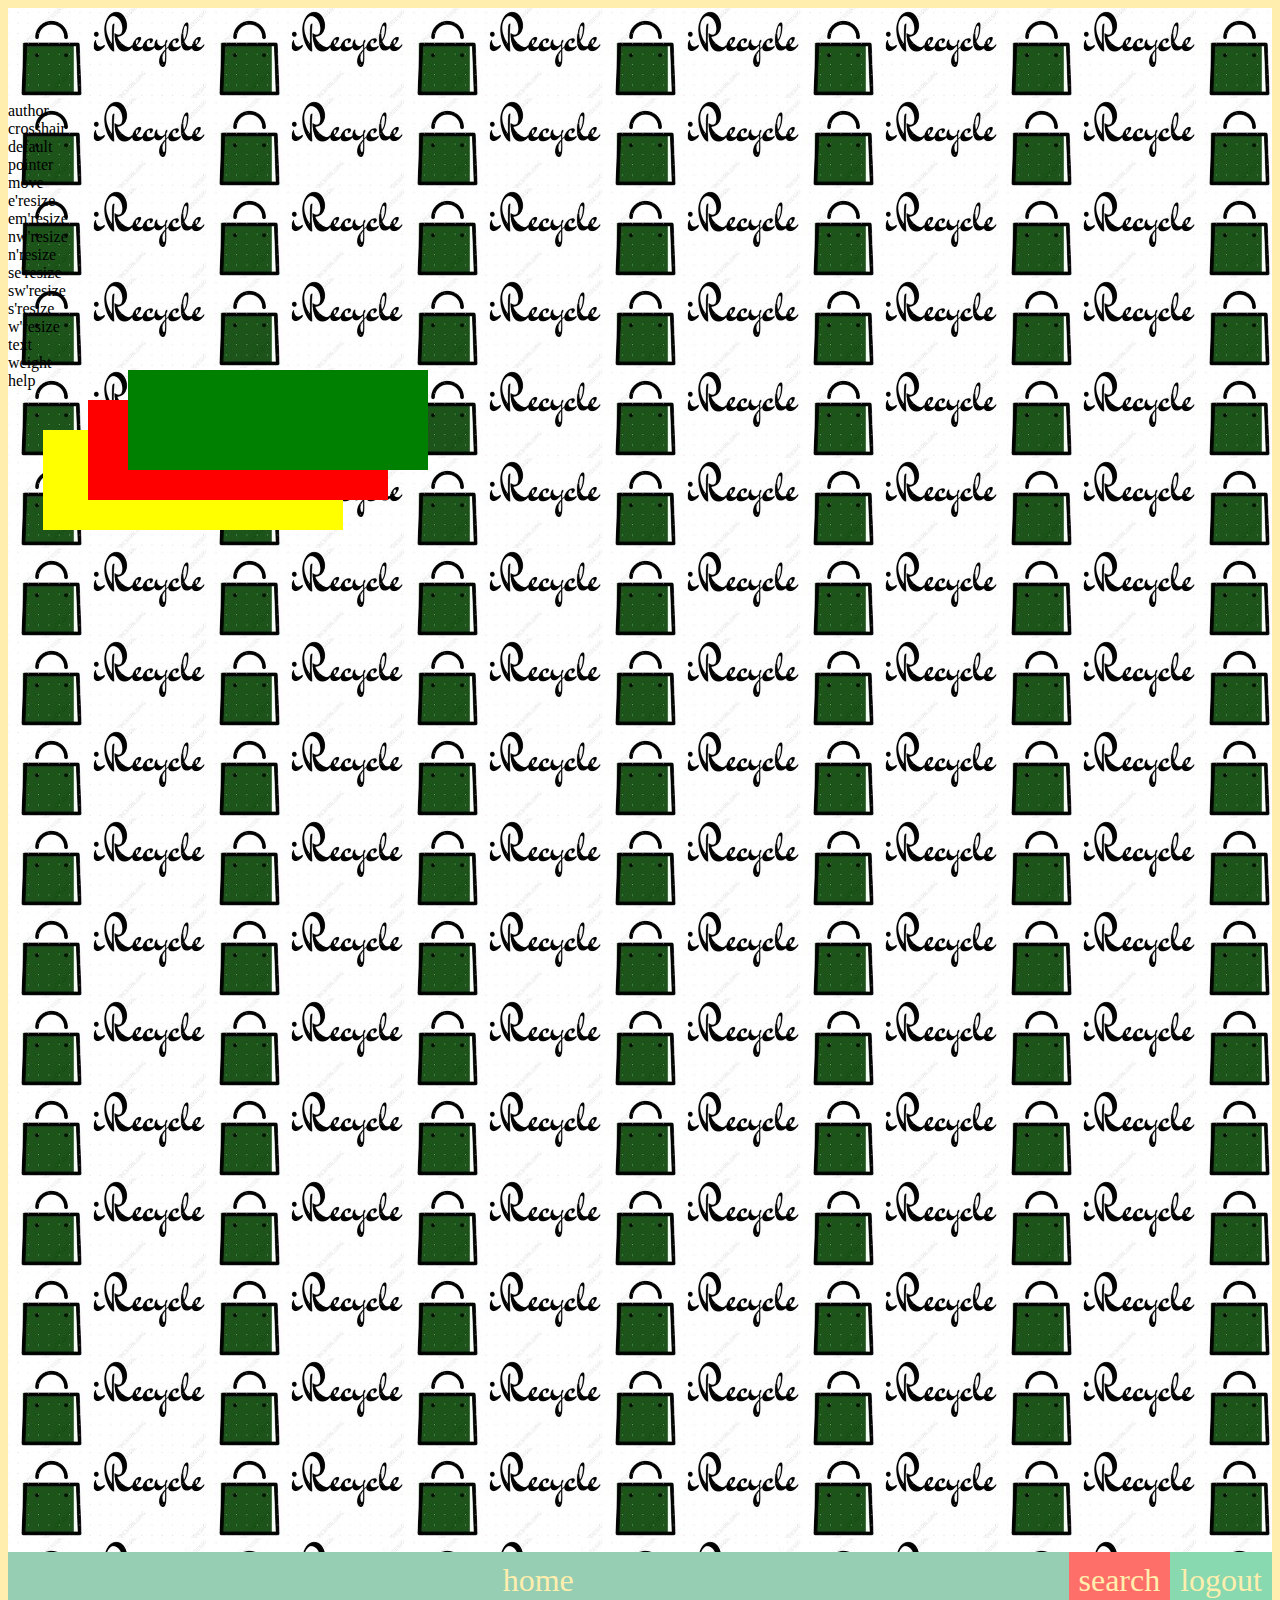
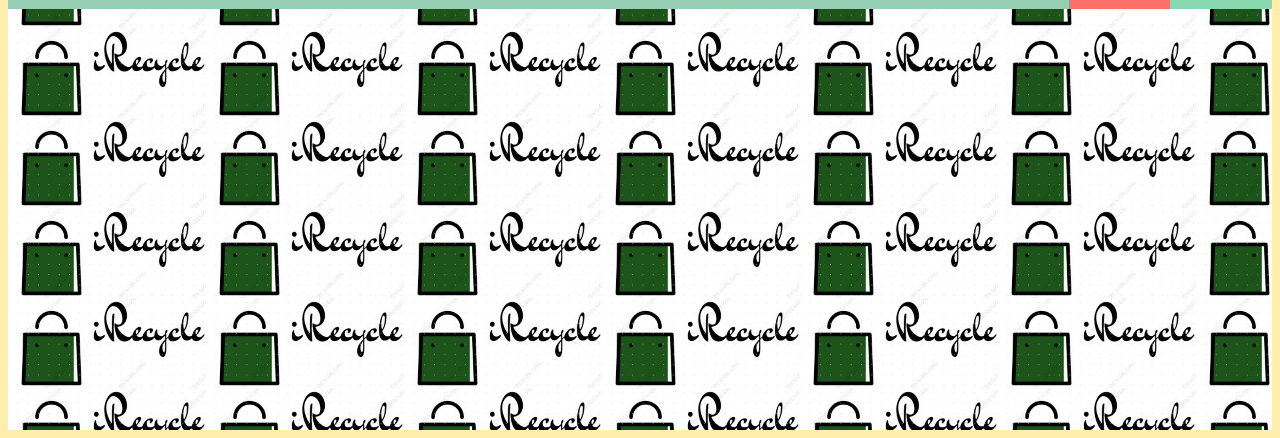
<file: index3.html>
<!DOCTYPE html>
<html lang="en">
<head>
    <meta charset="UTF-8">
    <meta name="viewport" content="width=device-width, initial-scale=1.0">
    <meta http-equiv="X-UA-Compatible" content="ie=edge">
    <link rel="stylesheet" href="style.css">
    <link rel="stylesheet" href="flexbox.css">
    <title>css class</title>
</head>
<body>
    <img src="logo.jpg" alt="logo.jpg">
    <div style="cursor: author">author</div>
    <div style="cursor: crosshair">crosshair</div>
    <div style="cursor:default ">default</div>
    <div style="cursor: pointer">pointer</div>
    <div style="cursor:move ">move</div>
    <div style="cursor: e'resize">e'resize</div>
    <div style="cursor: em'resize">em'resize</div>
    <div style="cursor: nw'resize">nw'resize</div>
    <div style="cursor: n'resize">n'resize</div>
    <div style="cursor: se'resize">se'resize</div>
    <div style="cursor: sw'resize">sw'resize</div>
    <div style="cursor:s-resize ">s'resize</div>
    <div style="cursor:w-resize ">w'resize</div>
    <div style="cursor:text ">text</div>
    <div style="cursor:weight ">weight</div>
    <div style="cursor: help">help</div>
    <div>
        <div class="div1"></div>

        <div class="div2"></div>
        <div class="div3"></div>

    </div>
    
    <section class="animation-box">

            <div class="first-text">This is an example text</div>

            <div class="second-text">This is another example text</div>

            <div class="third-text">This is an example of vertical text</div>

            <div class="fourth-text">I will not move, just fade</div>

            <div class="fifth-text">Final text, now I am done</div>

          </section>
</body>
</html>


<nav class="container">
        <div class="home">home</div>
    <div class="search">search</div>
    <div class="logout">logout</div>
</nav>
</file>
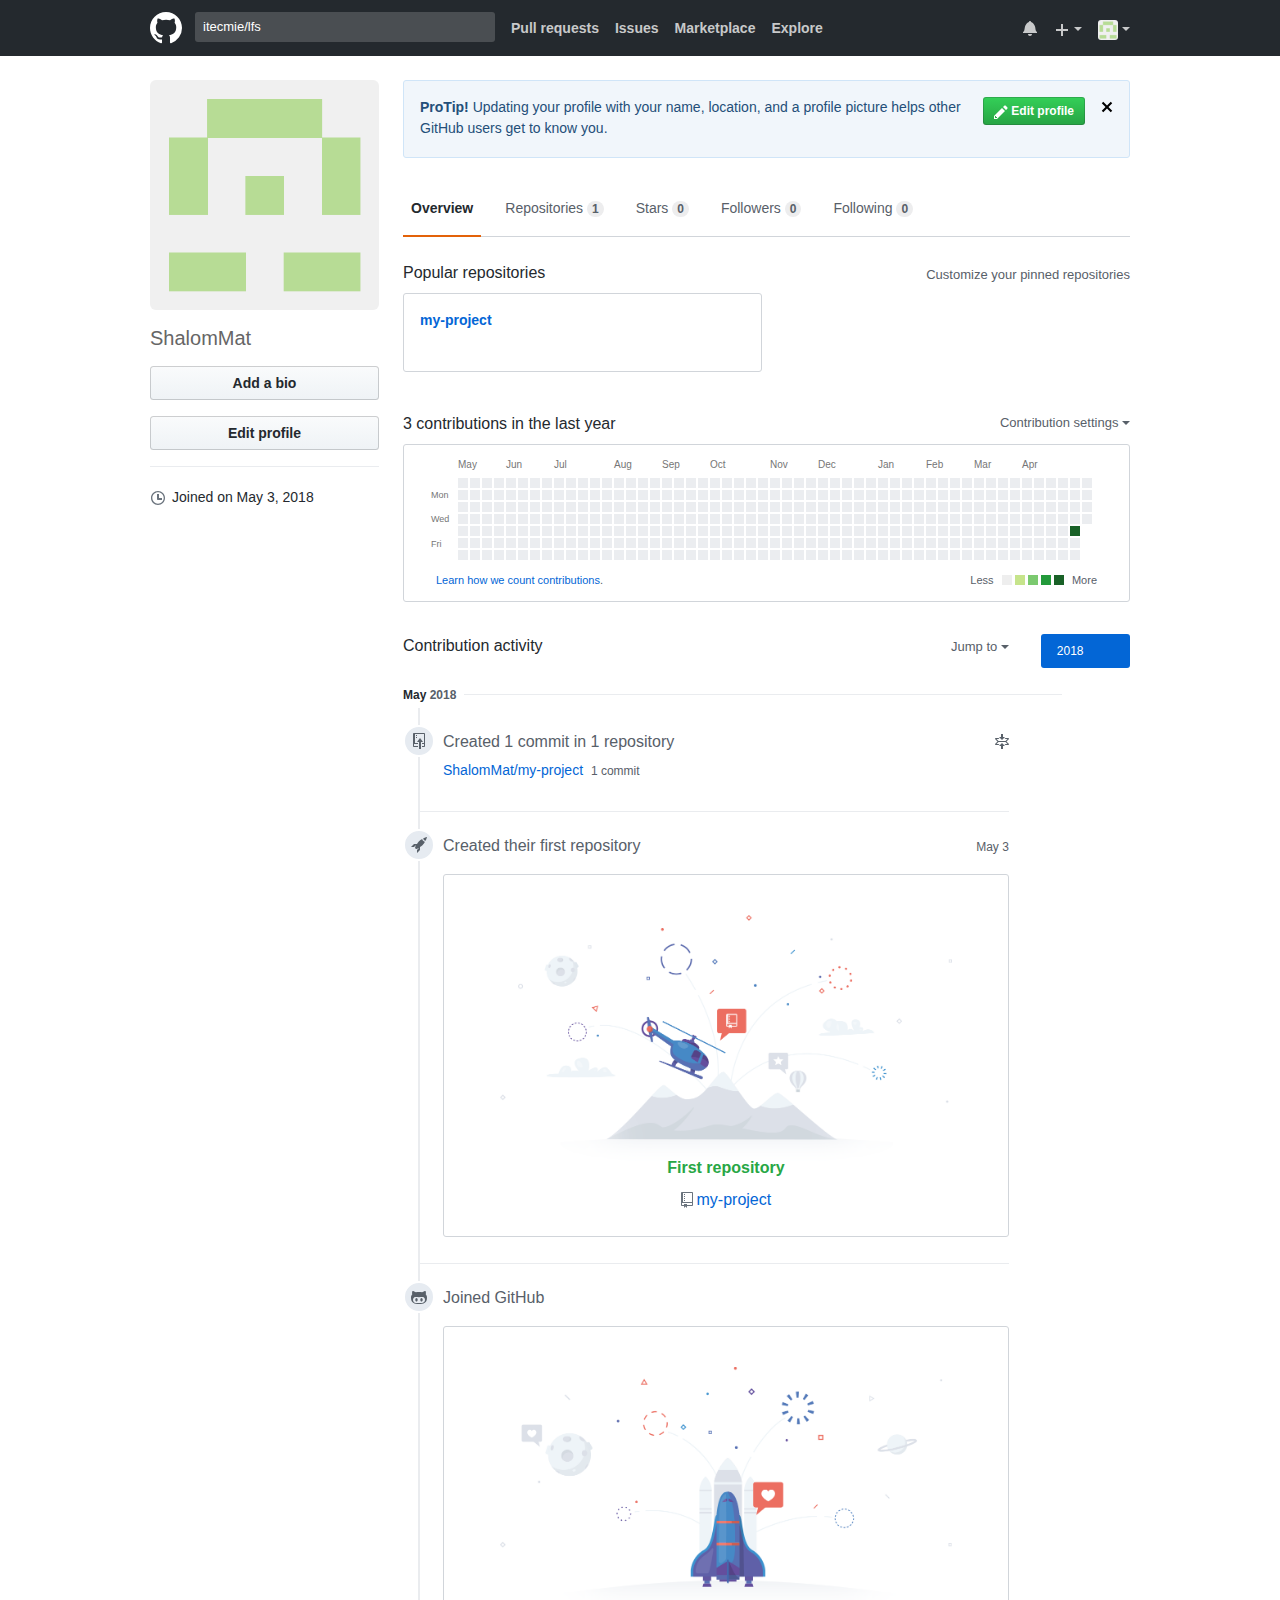
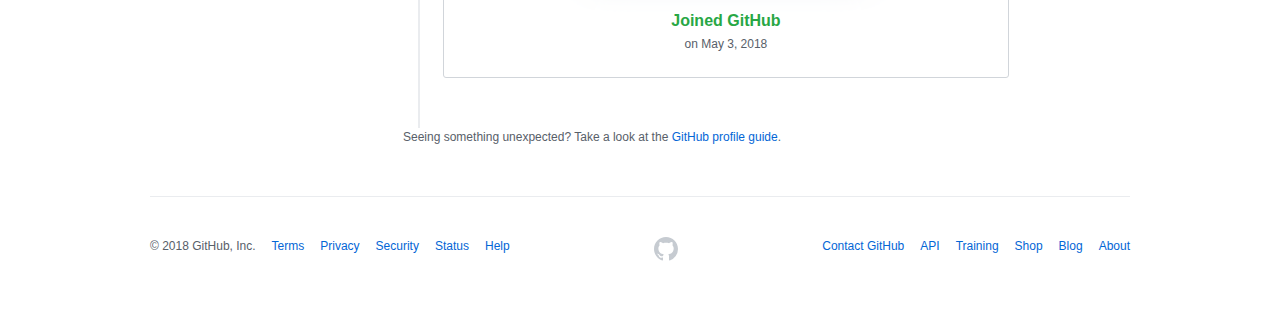
<file: ShalomMat.html>
<!DOCTYPE html>
<html lang="en"><head>
<meta http-equiv="content-type" content="text/html; charset=UTF-8">
    <meta charset="utf-8">
  <link rel="dns-prefetch" href="https://assets-cdn.github.com/">
  <link rel="dns-prefetch" href="https://avatars0.githubusercontent.com/">
  <link rel="dns-prefetch" href="https://avatars1.githubusercontent.com/">
  <link rel="dns-prefetch" href="https://avatars2.githubusercontent.com/">
  <link rel="dns-prefetch" href="https://avatars3.githubusercontent.com/">
  <link rel="dns-prefetch" href="https://github-cloud.s3.amazonaws.com/">
  <link rel="dns-prefetch" href="https://user-images.githubusercontent.com/">



  <link crossorigin="anonymous" media="all" integrity="sha512-AE1SjlpGWrlEnSwNeIPt4xzHKf9cqRgDSKEZilZfa2Eo6yF0O/JHA+sn7rwD8Q0SQZ7mxR6UthJmqpjc7eRufQ==" rel="stylesheet" href="ShalomMat_files/frameworks-35bdc21c9cfe5499e25ab7ce9d31a2cc.css">
  <link crossorigin="anonymous" media="all" integrity="sha512-+6WxXk1N5Ci+lJXPAp+eUTjPonxfURryK6uBvTrDuywJoqooHuMH+CZ+gSJ+5P8EBM3Dja0/tcHFoaFd3tzHSg==" rel="stylesheet" href="ShalomMat_files/github-2287906818783698b1f468d73598604c.css">
  
  
  
  

  <meta name="viewport" content="width=device-width">
  
  <title>ShalomMat</title>
    <meta name="description" content="GitHub is where people build software. More than 27 million people use GitHub to discover, fork, and contribute to over 80 million projects.">
  <link rel="search" type="application/opensearchdescription+xml" href="https://github.com/opensearch.xml" title="GitHub">
  <link rel="fluid-icon" href="https://github.com/fluidicon.png" title="GitHub">
  <meta property="fb:app_id" content="1401488693436528">

    
    <meta property="og:image" content="https://avatars1.githubusercontent.com/u/38937931?s=400&amp;v=4"><meta property="og:site_name" content="GitHub"><meta property="og:type" content="profile"><meta property="og:title" content="ShalomMat"><meta property="og:url" content="https://github.com/ShalomMat"><meta property="og:description" content="ShalomMat has 1 repository available. Follow their code on GitHub."><meta property="profile:username" content="ShalomMat">

  <link rel="assets" href="https://assets-cdn.github.com/">
  <link rel="web-socket" href="wss://live.github.com/_sockets/VjI6MjcyMzg2NzM1OmQ4YzE0OTYxNTMyNDJmOTdlZmMyMzE0MjliYWY4ZTUzYzY5ODQxYmM3ODEyOTYzZWMxNzI4MzEzMWIwN2U0YTM=--341175d3b98182c9641709f7607cc9a03fb2f259">
  <meta name="pjax-timeout" content="1000">
  <link rel="sudo-modal" href="https://github.com/sessions/sudo_modal">
  <meta name="request-id" content="CDB2:4F80:1010BDC:20BD508:5AF3035E" data-pjax-transient="">


  

  <meta name="selected-link" value="/ShalomMat" data-pjax-transient="">

    <meta name="google-site-verification" content="KT5gs8h0wvaagLKAVWq8bbeNwnZZK1r1XQysX3xurLU">
  <meta name="google-site-verification" content="ZzhVyEFwb7w3e0-uOTltm8Jsck2F5StVihD0exw2fsA">
  <meta name="google-site-verification" content="GXs5KoUUkNCoaAZn7wPN-t01Pywp9M3sEjnt_3_ZWPc">
    <meta name="google-analytics" content="UA-3769691-2">

<meta name="octolytics-host" content="collector.githubapp.com"><meta name="octolytics-app-id" content="github"><meta name="octolytics-event-url" content="https://collector.githubapp.com/github-external/browser_event"><meta name="octolytics-dimension-request_id" content="CDB2:4F80:1010BDC:20BD508:5AF3035E"><meta name="octolytics-dimension-region_edge" content="iad"><meta name="octolytics-dimension-region_render" content="iad"><meta name="octolytics-actor-id" content="38937931"><meta name="octolytics-actor-login" content="ShalomMat"><meta name="octolytics-actor-hash" content="01d2190103626a0e0631f52508918bcc3cf909d4f562e6418145608874019d00">
<meta name="analytics-location" content="/&lt;user-name&gt;" data-pjax-transient="true">




  <meta class="js-ga-set" name="dimension1" content="Logged In">


  

      <meta name="hostname" content="github.com">
    <meta name="user-login" content="ShalomMat">

      <meta name="expected-hostname" content="github.com">
    <meta name="js-proxy-site-detection-payload" content="[base64]">

    <meta name="enabled-features" content="UNIVERSE_BANNER,FREE_TRIALS,MARKETPLACE_INSIGHTS,MARKETPLACE_SELF_SERVE,MARKETPLACE_FREE_APPS,MARKETPLACE_INSIGHTS_CONVERSION_PERCENTAGES,MOBILE_COMMENT_ACTIONS">

  <meta name="html-safe-nonce" content="ce0aa0c2de850a6eca085d6a5e06db0cd201716a">

  <meta http-equiv="x-pjax-version" content="f547f60aef7b2bb89a7d338879d626f3">
  

      <link href="https://github.com/ShalomMat.atom" rel="alternate" title="atom" type="application/atom+xml">
  <meta name="description" content="ShalomMat has 1 repository available. Follow their code on GitHub.">
  <meta name="octolytics-dimension-user_id" content="38937931"><meta name="octolytics-dimension-user_login" content="ShalomMat">




  <meta name="browser-stats-url" content="https://api.github.com/_private/browser/stats">

  <meta name="browser-errors-url" content="https://api.github.com/_private/browser/errors">

  <link rel="mask-icon" href="https://assets-cdn.github.com/pinned-octocat.svg" color="#000000">
  <link rel="icon" type="image/x-icon" class="js-site-favicon" href="https://assets-cdn.github.com/favicon.ico">

<meta name="theme-color" content="#1e2327">



<link rel="manifest" href="https://github.com/manifest.json" crossorigin="use-credentials">

  </head>

  <body class="logged-in env-production page-profile mine">
    

  <div class="position-relative js-header-wrapper ">
    <a href="#start-of-content" tabindex="1" class="p-3 bg-blue text-white show-on-focus js-skip-to-content">Skip to content</a>
    <div id="js-pjax-loader-bar" class="pjax-loader-bar"><div class="progress"></div></div>

    
    
    



        
<header class="Header  f5" role="banner">
  <div class="d-flex flex-justify-between px-3 container-lg">
    <div class="d-flex flex-justify-between ">
      <div class="">
        <a class="header-logo-invertocat" href="https://github.com/" data-hotkey="g d" aria-label="Homepage" data-ga-click="Header, go to dashboard, icon:logo">
  <svg height="32" class="octicon octicon-mark-github" viewBox="0 0 16 16" version="1.1" width="32" aria-hidden="true"><path fill-rule="evenodd" d="M8 0C3.58 0 0 3.58 0 8c0 3.54 2.29 6.53 5.47 7.59.4.07.55-.17.55-.38 0-.19-.01-.82-.01-1.49-2.01.37-2.53-.49-2.69-.94-.09-.23-.48-.94-.82-1.13-.28-.15-.68-.52-.01-.53.63-.01 1.08.58 1.23.82.72 1.21 1.87.87 2.33.66.07-.52.28-.87.51-1.07-1.78-.2-3.64-.89-3.64-3.95 0-.87.31-1.59.82-2.15-.08-.2-.36-1.02.08-2.12 0 0 .67-.21 2.2.82.64-.18 1.32-.27 2-.27.68 0 1.36.09 2 .27 1.53-1.04 2.2-.82 2.2-.82.44 1.1.16 1.92.08 2.12.51.56.82 1.27.82 2.15 0 3.07-1.87 3.75-3.65 3.95.29.25.54.73.54 1.48 0 1.07-.01 1.93-.01 2.2 0 .21.15.46.55.38A8.013 8.013 0 0 0 16 8c0-4.42-3.58-8-8-8z"></path></svg>
</a>

      </div>

    </div>

    <div class="HeaderMenu d-flex flex-justify-between flex-auto">
      <div class="d-flex">
            <div class="">
              <div class="header-search   js-site-search" role="search">
  <!-- '"` --><!-- </textarea></xmp> --><form class="js-site-search-form" data-unscoped-search-url="/search" action="/search" accept-charset="UTF-8" method="get"><input name="utf8" value="✓" type="hidden">
    <label class="form-control header-search-wrapper js-chromeless-input-container focus">
      <input class="form-control header-search-input  js-site-search-focus " data-hotkey="s,/" name="q" value="itecmie/lfs" placeholder="Search GitHub" aria-label="Search GitHub" data-unscoped-placeholder="Search GitHub" data-scoped-placeholder="Search" autocapitalize="off" type="text">
        <input class="js-site-search-type-field" name="type" value="" type="hidden">
    </label>
</form></div>

            </div>

          <ul class="d-flex pl-2 flex-items-center text-bold list-style-none" role="navigation">
            <li>
              <a class="js-selected-navigation-item HeaderNavlink px-2" data-hotkey="g p" data-ga-click="Header, click, Nav menu - item:pulls context:user" aria-label="Pull requests you created" data-selected-links="/pulls /pulls/assigned /pulls/mentioned /pulls" href="https://github.com/pulls">
                Pull requests
</a>            </li>
            <li>
              <a class="js-selected-navigation-item HeaderNavlink px-2" data-hotkey="g i" data-ga-click="Header, click, Nav menu - item:issues context:user" aria-label="Issues you created" data-selected-links="/issues /issues/assigned /issues/mentioned /issues" href="https://github.com/issues">
                Issues
</a>            </li>
                <li>
                  <a class="js-selected-navigation-item HeaderNavlink px-2" data-ga-click="Header, click, Nav menu - item:marketplace context:user" data-octo-click="marketplace_click" data-octo-dimensions="location:nav_bar, group:" data-selected-links=" /marketplace" href="https://github.com/marketplace">
                    Marketplace
</a>                </li>
            <li>
              <a class="js-selected-navigation-item HeaderNavlink px-2" data-ga-click="Header, click, Nav menu - item:explore" data-selected-links="/explore /trending /trending/developers /integrations /integrations/feature/code /integrations/feature/collaborate /integrations/feature/ship showcases showcases_search showcases_landing /explore" href="https://github.com/explore">
                Explore
</a>            </li>
          </ul>
      </div>

      <div class="d-flex">
        
<ul class="user-nav d-flex flex-items-center list-style-none" id="user-links">
  <li class="dropdown js-menu-container">
    <span class="d-inline-block  px-2">
      
    <a aria-label="You have no unread notifications" class="notification-indicator tooltipped tooltipped-s  js-socket-channel js-notification-indicator" data-hotkey="g n" data-ga-click="Header, go to notifications, icon:read" data-channel="notification-changed:38937931" href="https://github.com/notifications">
        <span class="mail-status "></span>
        <svg class="octicon octicon-bell" viewBox="0 0 14 16" version="1.1" width="14" height="16" aria-hidden="true"><path fill-rule="evenodd" d="M14 12v1H0v-1l.73-.58c.77-.77.81-2.55 1.19-4.42C2.69 3.23 6 2 6 2c0-.55.45-1 1-1s1 .45 1 1c0 0 3.39 1.23 4.16 5 .38 1.88.42 3.66 1.19 4.42l.66.58H14zm-7 4c1.11 0 2-.89 2-2H5c0 1.11.89 2 2 2z"></path></svg>
</a>
    </span>
  </li>

  <li class="dropdown js-menu-container">
    <details class="dropdown-details details-reset js-dropdown-details d-flex px-2 flex-items-center">
      <summary class="HeaderNavlink" aria-label="Create new…" data-ga-click="Header, create new, icon:add">
        <svg class="octicon octicon-plus float-left mr-1 mt-1" viewBox="0 0 12 16" version="1.1" width="12" height="16" aria-hidden="true"><path fill-rule="evenodd" d="M12 9H7v5H5V9H0V7h5V2h2v5h5z"></path></svg>
        <span class="dropdown-caret mt-1"></span>
      </summary>

      <ul class="dropdown-menu dropdown-menu-sw">
        
<a class="dropdown-item" href="https://github.com/new" data-ga-click="Header, create new repository">
  New repository
</a>

  <a class="dropdown-item" href="https://github.com/new/import" data-ga-click="Header, import a repository">
    Import repository
  </a>

<a class="dropdown-item" href="https://gist.github.com/" data-ga-click="Header, create new gist">
  New gist
</a>

  <a class="dropdown-item" href="https://github.com/organizations/new" data-ga-click="Header, create new organization">
    New organization
  </a>




      </ul>
    </details>
  </li>

  <li class="dropdown js-menu-container">

    <details class="dropdown-details details-reset js-dropdown-details d-flex pl-2 flex-items-center">
      <summary class="HeaderNavlink name mt-1" aria-label="View profile and more" data-ga-click="Header, show menu, icon:avatar">
        <img alt="@ShalomMat" class="avatar float-left mr-1" src="ShalomMat_files/38937931.png" height="20" width="20">
        <span class="dropdown-caret"></span>
      </summary>

      <ul class="dropdown-menu dropdown-menu-sw">
        <li class="dropdown-header header-nav-current-user css-truncate">
          Signed in as <strong class="css-truncate-target">ShalomMat</strong>
        </li>

        <li class="dropdown-divider"></li>

        <li><a class="dropdown-item" href="https://github.com/ShalomMat" data-ga-click="Header, go to profile, text:your profile">
          Your profile
        </a></li>
        <li><a class="dropdown-item" href="https://github.com/ShalomMat?tab=stars" data-ga-click="Header, go to starred repos, text:your stars">
          Your stars
        </a></li>
          <li><a class="dropdown-item" href="https://gist.github.com/" data-ga-click="Header, your gists, text:your gists">Your gists</a></li>

        <li class="dropdown-divider"></li>

        <li><a class="dropdown-item" href="https://help.github.com/" data-ga-click="Header, go to help, text:help">
          Help
        </a></li>

        <li><a class="dropdown-item" href="https://github.com/settings/profile" data-ga-click="Header, go to settings, icon:settings">
          Settings
        </a></li>

        <li><!-- '"` --><!-- </textarea></xmp> --><form class="logout-form" action="/logout" accept-charset="UTF-8" method="post"><input name="utf8" value="✓" type="hidden"><input name="authenticity_token" value="7RY3uiNnc7h6JFSWT+n3r7iQHF93P3qJx0fW7Nk5uRn7MvVrcF9feQ/IXI+mAcfQlhEDdlAwaLt49rdvgG6sSA==" type="hidden">
          <button type="submit" class="dropdown-item dropdown-signout" data-ga-click="Header, sign out, icon:logout">
            Sign out
          </button>
        </form></li>
      </ul>
    </details>
  </li>
</ul>



        <!-- '"` --><!-- </textarea></xmp> --><form class="sr-only right-0" action="/logout" accept-charset="UTF-8" method="post"><input name="utf8" value="✓" type="hidden"><input name="authenticity_token" value="U8fGf6kAjP6NHaJ8Up/0WAjI0L7BimgDQpRg42NuehhF4wSu+jigP/jxqmW7d8QnJknPl+aFejH9JQFgOjlvSQ==" type="hidden">
          <button type="submit" class="dropdown-item dropdown-signout" data-ga-click="Header, sign out, icon:logout">
            Sign out
          </button>
</form>      </div>
    </div>
  </div>
</header>

      

  </div>

  <div id="start-of-content" class="show-on-focus"></div>

    <div id="js-flash-container">
</div>



  <div role="main" class="application-main ">
      
      <div id="js-pjax-container" data-pjax-container="">
        


<div class="container-lg clearfix px-3 mt-4">
  <div class="h-card col-3 float-left pr-3" itemscope="" itemtype="http://schema.org/Person">

    <div class="user-profile-sticky-bar js-user-profile-sticky-bar">
      <div class="user-profile-mini-vcard d-table">
        <span class="user-profile-mini-avatar d-table-cell v-align-middle lh-condensed-ultra pr-2">
          <img class="rounded-1" src="ShalomMat_files/38937931_002.png" alt="@ShalomMat" height="32" width="32">
        </span>
        <span class="d-table-cell v-align-middle lh-condensed js-user-profile-following-mini-toggle">
          <strong>ShalomMat</strong>
          


        </span>
      </div>
    </div>

      <a class="u-photo d-block tooltipped tooltipped-s" aria-label="Change your avatar" href="https://github.com/account"><img class="avatar width-full rounded-2" src="ShalomMat_files/38937931_003.png" alt="" height="230" width="230"></a>

      
<div style="visibility: hidden; display: none; height: 56px;" class="vcard-names-container py-3 js-user-profile-sticky-fields is-placeholder"></div><div class="vcard-names-container py-3 js-sticky js-user-profile-sticky-fields" style="position: static; top: 0px; left: 112.5px; width: 229px;">
  <h1 class="vcard-names">
    <span class="p-name vcard-fullname d-block overflow-hidden" itemprop="name"></span>
    <span class="p-nickname vcard-username d-block" itemprop="additionalName">ShalomMat</span>
  </h1>
</div>

  <div class="p-note user-profile-bio js-user-profile-bio mb-3">
  <div class="d-inline-block mb-3 js-user-profile-bio-contents d-none">
    
  </div>
  <button type="button" class="btn width-full js-user-profile-bio-toggle">
    Add a bio
  </button>
</div>

<!-- '"` --><!-- </textarea></xmp> --><form class="d-none js-user-profile-bio-form mb-3" action="/my_bio" accept-charset="UTF-8" method="post"><input name="utf8" value="✓" type="hidden"><input name="_method" value="put" type="hidden"><input name="authenticity_token" value="4mTx1/avhdhti5pVsT1laYB9sn3gwU7ekrYIGvdNZHv8DHOp/qjp1mwlpGW4dnQTafgp8TdEqqy2U1iwrrI/fQ==" type="hidden">
  <p class="flash flash-error js-update-bio-error p-2 d-none">
  </p>
  <div class="js-length-limited-input-container">
    <textarea class="form-control js-length-limited-input js-quick-submit js-user-profile-bio-field mb-2 width-full" name="user[profile_bio]" placeholder="Add a bio" aria-label="Add a bio" rows="5" data-input-max-length="160" data-warning-text="{{remaining}} remaining"></textarea>

    <div class="d-flex flex-justify-between flex-items-center">
      <div>
        <button type="submit" class="btn btn-sm btn-primary">Save</button>
        <button type="reset" class="btn btn-sm js-user-profile-bio-toggle">Cancel</button>
      </div>
      <span class="d-none js-length-limited-input-warning user-profile-bio-message m-0"></span>
    </div>
  </div>
</form>

      <a href="https://github.com/account" class="btn btn-block mb-3">Edit profile</a>





<ul class="vcard-details border-top border-gray-light py-3">



  
    <li aria-label="Member since" class="vcard-detail pt-1 css-truncate css-truncate-target"><svg class="octicon octicon-clock" viewBox="0 0 14 16" version="1.1" width="14" height="16" aria-hidden="true"><path fill-rule="evenodd" d="M8 8h3v2H7c-.55 0-1-.45-1-1V4h2v4zM7 2.3c3.14 0 5.7 2.56 5.7 5.7s-2.56 5.7-5.7 5.7A5.71 5.71 0 0 1 1.3 8c0-3.14 2.56-5.7 5.7-5.7zM7 1C3.14 1 0 4.14 0 8s3.14 7 7 7 7-3.14 7-7-3.14-7-7-7z"></path></svg>
     <span class="join-label">Joined </span>
     <relative-time datetime="2018-05-03T08:00:57Z" title="May 3, 2018, 8:00 AM GMT">6 days ago</relative-time>
</li></ul>


  </div>

  <div class="col-9 float-left pl-2">
      <div class="new-user-avatar-cta mb-4 py-2 px-3 js-notice">
        <!-- '"` --><!-- </textarea></xmp> --><form data-remote="true" class=" js-notice-dismiss" action="/settings/dismiss-notice/update_profile_cta" accept-charset="UTF-8" method="post"><input name="utf8" value="✓" type="hidden"><input name="authenticity_token" value="3wfVpRAcxlKLMcnztWAaFoZmdyVCv0AmBvpsZai/BWAOXhtv1l70BFvosWMjIytAwNdP4lmsJWQRtvNvRpoIbA==" type="hidden">
          <button type="submit" class="close-button mt-2 ml-3 float-right">
            <svg aria-label="Hide this notice forever" class="octicon octicon-x" viewBox="0 0 12 16" version="1.1" width="12" height="16" role="img"><path fill-rule="evenodd" d="M7.48 8l3.75 3.75-1.48 1.48L6 9.48l-3.75 3.75-1.48-1.48L4.52 8 .77 4.25l1.48-1.48L6 6.52l3.75-3.75 1.48 1.48z"></path></svg>
          </button>
</form>        <a href="https://github.com/account" class="btn btn-sm mt-2 ml-3 float-right btn-primary" data-ga-click="NUX Profile, click, Clicked Edit Profile Button" data-ga-load="NUX Profile, buttonview, Edit Profile Button">
          <svg class="octicon octicon-pencil" viewBox="0 0 14 16" version="1.1" width="14" height="16" aria-hidden="true"><path fill-rule="evenodd" d="M0 12v3h3l8-8-3-3-8 8zm3 2H1v-2h1v1h1v1zm10.3-9.3L12 6 9 3l1.3-1.3a.996.996 0 0 1 1.41 0l1.59 1.59c.39.39.39 1.02 0 1.41z"></path></svg>
          Edit profile
        </a>
        <p class="mt-2"><strong>ProTip!</strong> Updating your profile with your name, location, and a profile picture helps other GitHub users get to know you.</p>
      </div>


    <div style="visibility: hidden; display: none; height: 55px;" class="UnderlineNav user-profile-nav top-0 is-placeholder"></div><div class="UnderlineNav user-profile-nav js-sticky top-0" style="position: static; top: 0px; left: 365.5px; width: 727px;">
      <nav class="UnderlineNav-body" data-pjax="" role="navigation">
        <a href="https://github.com/ShalomMat" class="UnderlineNav-item selected" aria-selected="true" role="tab" title="Overview">
          Overview
        </a>
        <a href="https://github.com/ShalomMat?tab=repositories" class="UnderlineNav-item " aria-selected="false" role="tab" title="Repositories">
           Repositories
           <span class="Counter">
             1
           </span>
        </a>


        <a href="https://github.com/ShalomMat?tab=stars" class="UnderlineNav-item " aria-selected="false" role="tab" title="Stars">
          Stars
          <span class="Counter">
            0
          </span>
        </a>
        <a href="https://github.com/ShalomMat?tab=followers" class="UnderlineNav-item " aria-selected="false" role="tab" title="Followers">
          Followers
          <span class="Counter">
            0
          </span>
        </a>
        <a href="https://github.com/ShalomMat?tab=following" class="UnderlineNav-item " aria-selected="false" role="tab" title="Following">
          Following
          <span class="Counter">
            0
          </span>
        </a>
      </nav>
    </div>

    <div class="position-relative">
        
<div class="mt-4">
  <div class="js-pinned-repos-reorder-container">
    <details class="details-reset details-expanded details-expanded-dark" data-deferred-details-content-url="/users/ShalomMat/pinned_repositories_modal" id="choose-pinned-repositories">
      <summary class="btn-link muted-link float-right mt-1 pinned-repos-setting-link">Customize your pinned repositories</summary>
      <details-dialog class="anim-fade-in fast Box Box--overlay d-flex flex-column" role="dialog">
        <include-fragment class="facebox-loading my-3" aria-label="Loading..."></include-fragment>
      </details-dialog>
    </details>
  <h2 class="f4 mb-2 text-normal">
      Popular repositories
    <img src="ShalomMat_files/octocat-spinner-32.gif" class="spinner pinned-repos-spinner js-pinned-repos-spinner" alt="" width="13">
    <span class="ml-2 text-gray f6 js-pinned-repos-reorder-message" role="status" aria-live="polite" data-error-text="Something went wrong." data-success-text="Order updated."></span>
  </h2>

    <ol class="pinned-repos-list mb-4">
    <li class="pinned-repo-item p-3 mb-3 border border-gray-dark rounded-1 public source">
      <span class="pinned-repo-item-content">
        <span class="d-block">
            <a href="https://github.com/ShalomMat/my-project" class="text-bold">
           <span class="repo js-repo" title="my-project">my-project</span>
            </a>
        </span>


        <p class="pinned-repo-desc text-gray text-small d-block mt-2 mb-3"></p>

        <p class="mb-0 f6 text-gray">
        </p>
      </span>
    </li>
</ol>

</div>

  
<div class="js-contribution-graph ">
      <div class="contributions-setting float-right select-menu select-menu-modal-right js-menu-container js-select-menu">
  <button class="btn-link select-menu-button muted-link text-normal contributions-setting-link js-menu-target" type="button" aria-expanded="false" aria-haspopup="true">
    Contribution settings
  </button>

  <div class="select-menu-modal-holder js-menu-content js-navigation-container">
    <div class="select-menu-modal">
      <div class="select-menu-header">
        <svg class="octicon octicon-x js-menu-close" viewBox="0 0 12 16" version="1.1" width="12" height="16" aria-hidden="true"><path fill-rule="evenodd" d="M7.48 8l3.75 3.75-1.48 1.48L6 9.48l-3.75 3.75-1.48-1.48L4.52 8 .77 4.25l1.48-1.48L6 6.52l3.75-3.75 1.48 1.48z"></path></svg>
        <span class="select-menu-title">
          Select which contributions to show
        </span>
      </div>

      <div class="select-menu-list">
        <form class="edit_user" id="edit_user_38937931" action="/users/ShalomMat/set_private_contributions_preference" accept-charset="UTF-8" method="post"><input name="utf8" value="✓" type="hidden"><input name="_method" value="put" type="hidden"><input name="authenticity_token" value="Y9JIlfCrnIBEX7hgCDJ7GAPzb0kYYdRCusJJcsq+uX2l3V8VANDIbkB83gqHiuT9U0DvK7lJpayTYPXkuX9VWA==" type="hidden">
          <input name="return_to" id="return_to" value="profile" class="form-control" type="hidden">
          <button name="user[show_private_contribution_count]" value="0" type="submit" class="select-menu-item selected navigation-focus js-navigation-item js-navigation-open">
              <svg class="octicon octicon-check select-menu-item-icon" viewBox="0 0 12 16" version="1.1" width="12" height="16" aria-hidden="true"><path fill-rule="evenodd" d="M12 5l-8 8-4-4 1.5-1.5L4 10l6.5-6.5z"></path></svg>
            <div class="select-menu-item-heading">
              Public contributions only
            </div>
            <span class="select-menu-item-text mt-1">
              Visitors to your profile will only see your
              contributions to public repositories.
            </span>
          </button>
          <button name="user[show_private_contribution_count]" value="1" type="submit" class="select-menu-item js-navigation-item js-navigation-open">
            <div class="select-menu-item-heading">
              Public and private contributions
            </div>
            <span class="select-menu-item-text mt-1">
              Visitors to your profile will see your public and
              anonymized private contributions.
            </span>
          </button>
</form>      </div>
    </div>
  </div>
</div>

    <h2 class="f4 text-normal mb-2">
      3 contributions
      in the last year
    </h2>

    <div class="mb-5 border border-gray-dark rounded-1 py-2">
      <div class="js-calendar-graph is-graph-loading graph-canvas calendar-graph height-full" data-graph-url="/users/ShalomMat/contributions" data-url="/ShalomMat" data-from="2018-05-01" data-to="2018-05-09">
          <svg width="676" height="104" class="js-calendar-graph-svg">
  <g transform="translate(16, 20)">
      <g transform="translate(0, 0)">
          <rect class="day" width="10" height="10" x="13" y="0" fill="#ebedf0" data-count="0" data-date="2017-05-07"></rect>
          <rect class="day" width="10" height="10" x="13" y="12" fill="#ebedf0" data-count="0" data-date="2017-05-08"></rect>
          <rect class="day" width="10" height="10" x="13" y="24" fill="#ebedf0" data-count="0" data-date="2017-05-09"></rect>
          <rect class="day" width="10" height="10" x="13" y="36" fill="#ebedf0" data-count="0" data-date="2017-05-10"></rect>
          <rect class="day" width="10" height="10" x="13" y="48" fill="#ebedf0" data-count="0" data-date="2017-05-11"></rect>
          <rect class="day" width="10" height="10" x="13" y="60" fill="#ebedf0" data-count="0" data-date="2017-05-12"></rect>
          <rect class="day" width="10" height="10" x="13" y="72" fill="#ebedf0" data-count="0" data-date="2017-05-13"></rect>
      </g>
      <g transform="translate(13, 0)">
          <rect class="day" width="10" height="10" x="12" y="0" fill="#ebedf0" data-count="0" data-date="2017-05-14"></rect>
          <rect class="day" width="10" height="10" x="12" y="12" fill="#ebedf0" data-count="0" data-date="2017-05-15"></rect>
          <rect class="day" width="10" height="10" x="12" y="24" fill="#ebedf0" data-count="0" data-date="2017-05-16"></rect>
          <rect class="day" width="10" height="10" x="12" y="36" fill="#ebedf0" data-count="0" data-date="2017-05-17"></rect>
          <rect class="day" width="10" height="10" x="12" y="48" fill="#ebedf0" data-count="0" data-date="2017-05-18"></rect>
          <rect class="day" width="10" height="10" x="12" y="60" fill="#ebedf0" data-count="0" data-date="2017-05-19"></rect>
          <rect class="day" width="10" height="10" x="12" y="72" fill="#ebedf0" data-count="0" data-date="2017-05-20"></rect>
      </g>
      <g transform="translate(26, 0)">
          <rect class="day" width="10" height="10" x="11" y="0" fill="#ebedf0" data-count="0" data-date="2017-05-21"></rect>
          <rect class="day" width="10" height="10" x="11" y="12" fill="#ebedf0" data-count="0" data-date="2017-05-22"></rect>
          <rect class="day" width="10" height="10" x="11" y="24" fill="#ebedf0" data-count="0" data-date="2017-05-23"></rect>
          <rect class="day" width="10" height="10" x="11" y="36" fill="#ebedf0" data-count="0" data-date="2017-05-24"></rect>
          <rect class="day" width="10" height="10" x="11" y="48" fill="#ebedf0" data-count="0" data-date="2017-05-25"></rect>
          <rect class="day" width="10" height="10" x="11" y="60" fill="#ebedf0" data-count="0" data-date="2017-05-26"></rect>
          <rect class="day" width="10" height="10" x="11" y="72" fill="#ebedf0" data-count="0" data-date="2017-05-27"></rect>
      </g>
      <g transform="translate(39, 0)">
          <rect class="day" width="10" height="10" x="10" y="0" fill="#ebedf0" data-count="0" data-date="2017-05-28"></rect>
          <rect class="day" width="10" height="10" x="10" y="12" fill="#ebedf0" data-count="0" data-date="2017-05-29"></rect>
          <rect class="day" width="10" height="10" x="10" y="24" fill="#ebedf0" data-count="0" data-date="2017-05-30"></rect>
          <rect class="day" width="10" height="10" x="10" y="36" fill="#ebedf0" data-count="0" data-date="2017-05-31"></rect>
          <rect class="day" width="10" height="10" x="10" y="48" fill="#ebedf0" data-count="0" data-date="2017-06-01"></rect>
          <rect class="day" width="10" height="10" x="10" y="60" fill="#ebedf0" data-count="0" data-date="2017-06-02"></rect>
          <rect class="day" width="10" height="10" x="10" y="72" fill="#ebedf0" data-count="0" data-date="2017-06-03"></rect>
      </g>
      <g transform="translate(52, 0)">
          <rect class="day" width="10" height="10" x="9" y="0" fill="#ebedf0" data-count="0" data-date="2017-06-04"></rect>
          <rect class="day" width="10" height="10" x="9" y="12" fill="#ebedf0" data-count="0" data-date="2017-06-05"></rect>
          <rect class="day" width="10" height="10" x="9" y="24" fill="#ebedf0" data-count="0" data-date="2017-06-06"></rect>
          <rect class="day" width="10" height="10" x="9" y="36" fill="#ebedf0" data-count="0" data-date="2017-06-07"></rect>
          <rect class="day" width="10" height="10" x="9" y="48" fill="#ebedf0" data-count="0" data-date="2017-06-08"></rect>
          <rect class="day" width="10" height="10" x="9" y="60" fill="#ebedf0" data-count="0" data-date="2017-06-09"></rect>
          <rect class="day" width="10" height="10" x="9" y="72" fill="#ebedf0" data-count="0" data-date="2017-06-10"></rect>
      </g>
      <g transform="translate(65, 0)">
          <rect class="day" width="10" height="10" x="8" y="0" fill="#ebedf0" data-count="0" data-date="2017-06-11"></rect>
          <rect class="day" width="10" height="10" x="8" y="12" fill="#ebedf0" data-count="0" data-date="2017-06-12"></rect>
          <rect class="day" width="10" height="10" x="8" y="24" fill="#ebedf0" data-count="0" data-date="2017-06-13"></rect>
          <rect class="day" width="10" height="10" x="8" y="36" fill="#ebedf0" data-count="0" data-date="2017-06-14"></rect>
          <rect class="day" width="10" height="10" x="8" y="48" fill="#ebedf0" data-count="0" data-date="2017-06-15"></rect>
          <rect class="day" width="10" height="10" x="8" y="60" fill="#ebedf0" data-count="0" data-date="2017-06-16"></rect>
          <rect class="day" width="10" height="10" x="8" y="72" fill="#ebedf0" data-count="0" data-date="2017-06-17"></rect>
      </g>
      <g transform="translate(78, 0)">
          <rect class="day" width="10" height="10" x="7" y="0" fill="#ebedf0" data-count="0" data-date="2017-06-18"></rect>
          <rect class="day" width="10" height="10" x="7" y="12" fill="#ebedf0" data-count="0" data-date="2017-06-19"></rect>
          <rect class="day" width="10" height="10" x="7" y="24" fill="#ebedf0" data-count="0" data-date="2017-06-20"></rect>
          <rect class="day" width="10" height="10" x="7" y="36" fill="#ebedf0" data-count="0" data-date="2017-06-21"></rect>
          <rect class="day" width="10" height="10" x="7" y="48" fill="#ebedf0" data-count="0" data-date="2017-06-22"></rect>
          <rect class="day" width="10" height="10" x="7" y="60" fill="#ebedf0" data-count="0" data-date="2017-06-23"></rect>
          <rect class="day" width="10" height="10" x="7" y="72" fill="#ebedf0" data-count="0" data-date="2017-06-24"></rect>
      </g>
      <g transform="translate(91, 0)">
          <rect class="day" width="10" height="10" x="6" y="0" fill="#ebedf0" data-count="0" data-date="2017-06-25"></rect>
          <rect class="day" width="10" height="10" x="6" y="12" fill="#ebedf0" data-count="0" data-date="2017-06-26"></rect>
          <rect class="day" width="10" height="10" x="6" y="24" fill="#ebedf0" data-count="0" data-date="2017-06-27"></rect>
          <rect class="day" width="10" height="10" x="6" y="36" fill="#ebedf0" data-count="0" data-date="2017-06-28"></rect>
          <rect class="day" width="10" height="10" x="6" y="48" fill="#ebedf0" data-count="0" data-date="2017-06-29"></rect>
          <rect class="day" width="10" height="10" x="6" y="60" fill="#ebedf0" data-count="0" data-date="2017-06-30"></rect>
          <rect class="day" width="10" height="10" x="6" y="72" fill="#ebedf0" data-count="0" data-date="2017-07-01"></rect>
      </g>
      <g transform="translate(104, 0)">
          <rect class="day" width="10" height="10" x="5" y="0" fill="#ebedf0" data-count="0" data-date="2017-07-02"></rect>
          <rect class="day" width="10" height="10" x="5" y="12" fill="#ebedf0" data-count="0" data-date="2017-07-03"></rect>
          <rect class="day" width="10" height="10" x="5" y="24" fill="#ebedf0" data-count="0" data-date="2017-07-04"></rect>
          <rect class="day" width="10" height="10" x="5" y="36" fill="#ebedf0" data-count="0" data-date="2017-07-05"></rect>
          <rect class="day" width="10" height="10" x="5" y="48" fill="#ebedf0" data-count="0" data-date="2017-07-06"></rect>
          <rect class="day" width="10" height="10" x="5" y="60" fill="#ebedf0" data-count="0" data-date="2017-07-07"></rect>
          <rect class="day" width="10" height="10" x="5" y="72" fill="#ebedf0" data-count="0" data-date="2017-07-08"></rect>
      </g>
      <g transform="translate(117, 0)">
          <rect class="day" width="10" height="10" x="4" y="0" fill="#ebedf0" data-count="0" data-date="2017-07-09"></rect>
          <rect class="day" width="10" height="10" x="4" y="12" fill="#ebedf0" data-count="0" data-date="2017-07-10"></rect>
          <rect class="day" width="10" height="10" x="4" y="24" fill="#ebedf0" data-count="0" data-date="2017-07-11"></rect>
          <rect class="day" width="10" height="10" x="4" y="36" fill="#ebedf0" data-count="0" data-date="2017-07-12"></rect>
          <rect class="day" width="10" height="10" x="4" y="48" fill="#ebedf0" data-count="0" data-date="2017-07-13"></rect>
          <rect class="day" width="10" height="10" x="4" y="60" fill="#ebedf0" data-count="0" data-date="2017-07-14"></rect>
          <rect class="day" width="10" height="10" x="4" y="72" fill="#ebedf0" data-count="0" data-date="2017-07-15"></rect>
      </g>
      <g transform="translate(130, 0)">
          <rect class="day" width="10" height="10" x="3" y="0" fill="#ebedf0" data-count="0" data-date="2017-07-16"></rect>
          <rect class="day" width="10" height="10" x="3" y="12" fill="#ebedf0" data-count="0" data-date="2017-07-17"></rect>
          <rect class="day" width="10" height="10" x="3" y="24" fill="#ebedf0" data-count="0" data-date="2017-07-18"></rect>
          <rect class="day" width="10" height="10" x="3" y="36" fill="#ebedf0" data-count="0" data-date="2017-07-19"></rect>
          <rect class="day" width="10" height="10" x="3" y="48" fill="#ebedf0" data-count="0" data-date="2017-07-20"></rect>
          <rect class="day" width="10" height="10" x="3" y="60" fill="#ebedf0" data-count="0" data-date="2017-07-21"></rect>
          <rect class="day" width="10" height="10" x="3" y="72" fill="#ebedf0" data-count="0" data-date="2017-07-22"></rect>
      </g>
      <g transform="translate(143, 0)">
          <rect class="day" width="10" height="10" x="2" y="0" fill="#ebedf0" data-count="0" data-date="2017-07-23"></rect>
          <rect class="day" width="10" height="10" x="2" y="12" fill="#ebedf0" data-count="0" data-date="2017-07-24"></rect>
          <rect class="day" width="10" height="10" x="2" y="24" fill="#ebedf0" data-count="0" data-date="2017-07-25"></rect>
          <rect class="day" width="10" height="10" x="2" y="36" fill="#ebedf0" data-count="0" data-date="2017-07-26"></rect>
          <rect class="day" width="10" height="10" x="2" y="48" fill="#ebedf0" data-count="0" data-date="2017-07-27"></rect>
          <rect class="day" width="10" height="10" x="2" y="60" fill="#ebedf0" data-count="0" data-date="2017-07-28"></rect>
          <rect class="day" width="10" height="10" x="2" y="72" fill="#ebedf0" data-count="0" data-date="2017-07-29"></rect>
      </g>
      <g transform="translate(156, 0)">
          <rect class="day" width="10" height="10" x="1" y="0" fill="#ebedf0" data-count="0" data-date="2017-07-30"></rect>
          <rect class="day" width="10" height="10" x="1" y="12" fill="#ebedf0" data-count="0" data-date="2017-07-31"></rect>
          <rect class="day" width="10" height="10" x="1" y="24" fill="#ebedf0" data-count="0" data-date="2017-08-01"></rect>
          <rect class="day" width="10" height="10" x="1" y="36" fill="#ebedf0" data-count="0" data-date="2017-08-02"></rect>
          <rect class="day" width="10" height="10" x="1" y="48" fill="#ebedf0" data-count="0" data-date="2017-08-03"></rect>
          <rect class="day" width="10" height="10" x="1" y="60" fill="#ebedf0" data-count="0" data-date="2017-08-04"></rect>
          <rect class="day" width="10" height="10" x="1" y="72" fill="#ebedf0" data-count="0" data-date="2017-08-05"></rect>
      </g>
      <g transform="translate(169, 0)">
          <rect class="day" width="10" height="10" x="0" y="0" fill="#ebedf0" data-count="0" data-date="2017-08-06"></rect>
          <rect class="day" width="10" height="10" x="0" y="12" fill="#ebedf0" data-count="0" data-date="2017-08-07"></rect>
          <rect class="day" width="10" height="10" x="0" y="24" fill="#ebedf0" data-count="0" data-date="2017-08-08"></rect>
          <rect class="day" width="10" height="10" x="0" y="36" fill="#ebedf0" data-count="0" data-date="2017-08-09"></rect>
          <rect class="day" width="10" height="10" x="0" y="48" fill="#ebedf0" data-count="0" data-date="2017-08-10"></rect>
          <rect class="day" width="10" height="10" x="0" y="60" fill="#ebedf0" data-count="0" data-date="2017-08-11"></rect>
          <rect class="day" width="10" height="10" x="0" y="72" fill="#ebedf0" data-count="0" data-date="2017-08-12"></rect>
      </g>
      <g transform="translate(182, 0)">
          <rect class="day" width="10" height="10" x="-1" y="0" fill="#ebedf0" data-count="0" data-date="2017-08-13"></rect>
          <rect class="day" width="10" height="10" x="-1" y="12" fill="#ebedf0" data-count="0" data-date="2017-08-14"></rect>
          <rect class="day" width="10" height="10" x="-1" y="24" fill="#ebedf0" data-count="0" data-date="2017-08-15"></rect>
          <rect class="day" width="10" height="10" x="-1" y="36" fill="#ebedf0" data-count="0" data-date="2017-08-16"></rect>
          <rect class="day" width="10" height="10" x="-1" y="48" fill="#ebedf0" data-count="0" data-date="2017-08-17"></rect>
          <rect class="day" width="10" height="10" x="-1" y="60" fill="#ebedf0" data-count="0" data-date="2017-08-18"></rect>
          <rect class="day" width="10" height="10" x="-1" y="72" fill="#ebedf0" data-count="0" data-date="2017-08-19"></rect>
      </g>
      <g transform="translate(195, 0)">
          <rect class="day" width="10" height="10" x="-2" y="0" fill="#ebedf0" data-count="0" data-date="2017-08-20"></rect>
          <rect class="day" width="10" height="10" x="-2" y="12" fill="#ebedf0" data-count="0" data-date="2017-08-21"></rect>
          <rect class="day" width="10" height="10" x="-2" y="24" fill="#ebedf0" data-count="0" data-date="2017-08-22"></rect>
          <rect class="day" width="10" height="10" x="-2" y="36" fill="#ebedf0" data-count="0" data-date="2017-08-23"></rect>
          <rect class="day" width="10" height="10" x="-2" y="48" fill="#ebedf0" data-count="0" data-date="2017-08-24"></rect>
          <rect class="day" width="10" height="10" x="-2" y="60" fill="#ebedf0" data-count="0" data-date="2017-08-25"></rect>
          <rect class="day" width="10" height="10" x="-2" y="72" fill="#ebedf0" data-count="0" data-date="2017-08-26"></rect>
      </g>
      <g transform="translate(208, 0)">
          <rect class="day" width="10" height="10" x="-3" y="0" fill="#ebedf0" data-count="0" data-date="2017-08-27"></rect>
          <rect class="day" width="10" height="10" x="-3" y="12" fill="#ebedf0" data-count="0" data-date="2017-08-28"></rect>
          <rect class="day" width="10" height="10" x="-3" y="24" fill="#ebedf0" data-count="0" data-date="2017-08-29"></rect>
          <rect class="day" width="10" height="10" x="-3" y="36" fill="#ebedf0" data-count="0" data-date="2017-08-30"></rect>
          <rect class="day" width="10" height="10" x="-3" y="48" fill="#ebedf0" data-count="0" data-date="2017-08-31"></rect>
          <rect class="day" width="10" height="10" x="-3" y="60" fill="#ebedf0" data-count="0" data-date="2017-09-01"></rect>
          <rect class="day" width="10" height="10" x="-3" y="72" fill="#ebedf0" data-count="0" data-date="2017-09-02"></rect>
      </g>
      <g transform="translate(221, 0)">
          <rect class="day" width="10" height="10" x="-4" y="0" fill="#ebedf0" data-count="0" data-date="2017-09-03"></rect>
          <rect class="day" width="10" height="10" x="-4" y="12" fill="#ebedf0" data-count="0" data-date="2017-09-04"></rect>
          <rect class="day" width="10" height="10" x="-4" y="24" fill="#ebedf0" data-count="0" data-date="2017-09-05"></rect>
          <rect class="day" width="10" height="10" x="-4" y="36" fill="#ebedf0" data-count="0" data-date="2017-09-06"></rect>
          <rect class="day" width="10" height="10" x="-4" y="48" fill="#ebedf0" data-count="0" data-date="2017-09-07"></rect>
          <rect class="day" width="10" height="10" x="-4" y="60" fill="#ebedf0" data-count="0" data-date="2017-09-08"></rect>
          <rect class="day" width="10" height="10" x="-4" y="72" fill="#ebedf0" data-count="0" data-date="2017-09-09"></rect>
      </g>
      <g transform="translate(234, 0)">
          <rect class="day" width="10" height="10" x="-5" y="0" fill="#ebedf0" data-count="0" data-date="2017-09-10"></rect>
          <rect class="day" width="10" height="10" x="-5" y="12" fill="#ebedf0" data-count="0" data-date="2017-09-11"></rect>
          <rect class="day" width="10" height="10" x="-5" y="24" fill="#ebedf0" data-count="0" data-date="2017-09-12"></rect>
          <rect class="day" width="10" height="10" x="-5" y="36" fill="#ebedf0" data-count="0" data-date="2017-09-13"></rect>
          <rect class="day" width="10" height="10" x="-5" y="48" fill="#ebedf0" data-count="0" data-date="2017-09-14"></rect>
          <rect class="day" width="10" height="10" x="-5" y="60" fill="#ebedf0" data-count="0" data-date="2017-09-15"></rect>
          <rect class="day" width="10" height="10" x="-5" y="72" fill="#ebedf0" data-count="0" data-date="2017-09-16"></rect>
      </g>
      <g transform="translate(247, 0)">
          <rect class="day" width="10" height="10" x="-6" y="0" fill="#ebedf0" data-count="0" data-date="2017-09-17"></rect>
          <rect class="day" width="10" height="10" x="-6" y="12" fill="#ebedf0" data-count="0" data-date="2017-09-18"></rect>
          <rect class="day" width="10" height="10" x="-6" y="24" fill="#ebedf0" data-count="0" data-date="2017-09-19"></rect>
          <rect class="day" width="10" height="10" x="-6" y="36" fill="#ebedf0" data-count="0" data-date="2017-09-20"></rect>
          <rect class="day" width="10" height="10" x="-6" y="48" fill="#ebedf0" data-count="0" data-date="2017-09-21"></rect>
          <rect class="day" width="10" height="10" x="-6" y="60" fill="#ebedf0" data-count="0" data-date="2017-09-22"></rect>
          <rect class="day" width="10" height="10" x="-6" y="72" fill="#ebedf0" data-count="0" data-date="2017-09-23"></rect>
      </g>
      <g transform="translate(260, 0)">
          <rect class="day" width="10" height="10" x="-7" y="0" fill="#ebedf0" data-count="0" data-date="2017-09-24"></rect>
          <rect class="day" width="10" height="10" x="-7" y="12" fill="#ebedf0" data-count="0" data-date="2017-09-25"></rect>
          <rect class="day" width="10" height="10" x="-7" y="24" fill="#ebedf0" data-count="0" data-date="2017-09-26"></rect>
          <rect class="day" width="10" height="10" x="-7" y="36" fill="#ebedf0" data-count="0" data-date="2017-09-27"></rect>
          <rect class="day" width="10" height="10" x="-7" y="48" fill="#ebedf0" data-count="0" data-date="2017-09-28"></rect>
          <rect class="day" width="10" height="10" x="-7" y="60" fill="#ebedf0" data-count="0" data-date="2017-09-29"></rect>
          <rect class="day" width="10" height="10" x="-7" y="72" fill="#ebedf0" data-count="0" data-date="2017-09-30"></rect>
      </g>
      <g transform="translate(273, 0)">
          <rect class="day" width="10" height="10" x="-8" y="0" fill="#ebedf0" data-count="0" data-date="2017-10-01"></rect>
          <rect class="day" width="10" height="10" x="-8" y="12" fill="#ebedf0" data-count="0" data-date="2017-10-02"></rect>
          <rect class="day" width="10" height="10" x="-8" y="24" fill="#ebedf0" data-count="0" data-date="2017-10-03"></rect>
          <rect class="day" width="10" height="10" x="-8" y="36" fill="#ebedf0" data-count="0" data-date="2017-10-04"></rect>
          <rect class="day" width="10" height="10" x="-8" y="48" fill="#ebedf0" data-count="0" data-date="2017-10-05"></rect>
          <rect class="day" width="10" height="10" x="-8" y="60" fill="#ebedf0" data-count="0" data-date="2017-10-06"></rect>
          <rect class="day" width="10" height="10" x="-8" y="72" fill="#ebedf0" data-count="0" data-date="2017-10-07"></rect>
      </g>
      <g transform="translate(286, 0)">
          <rect class="day" width="10" height="10" x="-9" y="0" fill="#ebedf0" data-count="0" data-date="2017-10-08"></rect>
          <rect class="day" width="10" height="10" x="-9" y="12" fill="#ebedf0" data-count="0" data-date="2017-10-09"></rect>
          <rect class="day" width="10" height="10" x="-9" y="24" fill="#ebedf0" data-count="0" data-date="2017-10-10"></rect>
          <rect class="day" width="10" height="10" x="-9" y="36" fill="#ebedf0" data-count="0" data-date="2017-10-11"></rect>
          <rect class="day" width="10" height="10" x="-9" y="48" fill="#ebedf0" data-count="0" data-date="2017-10-12"></rect>
          <rect class="day" width="10" height="10" x="-9" y="60" fill="#ebedf0" data-count="0" data-date="2017-10-13"></rect>
          <rect class="day" width="10" height="10" x="-9" y="72" fill="#ebedf0" data-count="0" data-date="2017-10-14"></rect>
      </g>
      <g transform="translate(299, 0)">
          <rect class="day" width="10" height="10" x="-10" y="0" fill="#ebedf0" data-count="0" data-date="2017-10-15"></rect>
          <rect class="day" width="10" height="10" x="-10" y="12" fill="#ebedf0" data-count="0" data-date="2017-10-16"></rect>
          <rect class="day" width="10" height="10" x="-10" y="24" fill="#ebedf0" data-count="0" data-date="2017-10-17"></rect>
          <rect class="day" width="10" height="10" x="-10" y="36" fill="#ebedf0" data-count="0" data-date="2017-10-18"></rect>
          <rect class="day" width="10" height="10" x="-10" y="48" fill="#ebedf0" data-count="0" data-date="2017-10-19"></rect>
          <rect class="day" width="10" height="10" x="-10" y="60" fill="#ebedf0" data-count="0" data-date="2017-10-20"></rect>
          <rect class="day" width="10" height="10" x="-10" y="72" fill="#ebedf0" data-count="0" data-date="2017-10-21"></rect>
      </g>
      <g transform="translate(312, 0)">
          <rect class="day" width="10" height="10" x="-11" y="0" fill="#ebedf0" data-count="0" data-date="2017-10-22"></rect>
          <rect class="day" width="10" height="10" x="-11" y="12" fill="#ebedf0" data-count="0" data-date="2017-10-23"></rect>
          <rect class="day" width="10" height="10" x="-11" y="24" fill="#ebedf0" data-count="0" data-date="2017-10-24"></rect>
          <rect class="day" width="10" height="10" x="-11" y="36" fill="#ebedf0" data-count="0" data-date="2017-10-25"></rect>
          <rect class="day" width="10" height="10" x="-11" y="48" fill="#ebedf0" data-count="0" data-date="2017-10-26"></rect>
          <rect class="day" width="10" height="10" x="-11" y="60" fill="#ebedf0" data-count="0" data-date="2017-10-27"></rect>
          <rect class="day" width="10" height="10" x="-11" y="72" fill="#ebedf0" data-count="0" data-date="2017-10-28"></rect>
      </g>
      <g transform="translate(325, 0)">
          <rect class="day" width="10" height="10" x="-12" y="0" fill="#ebedf0" data-count="0" data-date="2017-10-29"></rect>
          <rect class="day" width="10" height="10" x="-12" y="12" fill="#ebedf0" data-count="0" data-date="2017-10-30"></rect>
          <rect class="day" width="10" height="10" x="-12" y="24" fill="#ebedf0" data-count="0" data-date="2017-10-31"></rect>
          <rect class="day" width="10" height="10" x="-12" y="36" fill="#ebedf0" data-count="0" data-date="2017-11-01"></rect>
          <rect class="day" width="10" height="10" x="-12" y="48" fill="#ebedf0" data-count="0" data-date="2017-11-02"></rect>
          <rect class="day" width="10" height="10" x="-12" y="60" fill="#ebedf0" data-count="0" data-date="2017-11-03"></rect>
          <rect class="day" width="10" height="10" x="-12" y="72" fill="#ebedf0" data-count="0" data-date="2017-11-04"></rect>
      </g>
      <g transform="translate(338, 0)">
          <rect class="day" width="10" height="10" x="-13" y="0" fill="#ebedf0" data-count="0" data-date="2017-11-05"></rect>
          <rect class="day" width="10" height="10" x="-13" y="12" fill="#ebedf0" data-count="0" data-date="2017-11-06"></rect>
          <rect class="day" width="10" height="10" x="-13" y="24" fill="#ebedf0" data-count="0" data-date="2017-11-07"></rect>
          <rect class="day" width="10" height="10" x="-13" y="36" fill="#ebedf0" data-count="0" data-date="2017-11-08"></rect>
          <rect class="day" width="10" height="10" x="-13" y="48" fill="#ebedf0" data-count="0" data-date="2017-11-09"></rect>
          <rect class="day" width="10" height="10" x="-13" y="60" fill="#ebedf0" data-count="0" data-date="2017-11-10"></rect>
          <rect class="day" width="10" height="10" x="-13" y="72" fill="#ebedf0" data-count="0" data-date="2017-11-11"></rect>
      </g>
      <g transform="translate(351, 0)">
          <rect class="day" width="10" height="10" x="-14" y="0" fill="#ebedf0" data-count="0" data-date="2017-11-12"></rect>
          <rect class="day" width="10" height="10" x="-14" y="12" fill="#ebedf0" data-count="0" data-date="2017-11-13"></rect>
          <rect class="day" width="10" height="10" x="-14" y="24" fill="#ebedf0" data-count="0" data-date="2017-11-14"></rect>
          <rect class="day" width="10" height="10" x="-14" y="36" fill="#ebedf0" data-count="0" data-date="2017-11-15"></rect>
          <rect class="day" width="10" height="10" x="-14" y="48" fill="#ebedf0" data-count="0" data-date="2017-11-16"></rect>
          <rect class="day" width="10" height="10" x="-14" y="60" fill="#ebedf0" data-count="0" data-date="2017-11-17"></rect>
          <rect class="day" width="10" height="10" x="-14" y="72" fill="#ebedf0" data-count="0" data-date="2017-11-18"></rect>
      </g>
      <g transform="translate(364, 0)">
          <rect class="day" width="10" height="10" x="-15" y="0" fill="#ebedf0" data-count="0" data-date="2017-11-19"></rect>
          <rect class="day" width="10" height="10" x="-15" y="12" fill="#ebedf0" data-count="0" data-date="2017-11-20"></rect>
          <rect class="day" width="10" height="10" x="-15" y="24" fill="#ebedf0" data-count="0" data-date="2017-11-21"></rect>
          <rect class="day" width="10" height="10" x="-15" y="36" fill="#ebedf0" data-count="0" data-date="2017-11-22"></rect>
          <rect class="day" width="10" height="10" x="-15" y="48" fill="#ebedf0" data-count="0" data-date="2017-11-23"></rect>
          <rect class="day" width="10" height="10" x="-15" y="60" fill="#ebedf0" data-count="0" data-date="2017-11-24"></rect>
          <rect class="day" width="10" height="10" x="-15" y="72" fill="#ebedf0" data-count="0" data-date="2017-11-25"></rect>
      </g>
      <g transform="translate(377, 0)">
          <rect class="day" width="10" height="10" x="-16" y="0" fill="#ebedf0" data-count="0" data-date="2017-11-26"></rect>
          <rect class="day" width="10" height="10" x="-16" y="12" fill="#ebedf0" data-count="0" data-date="2017-11-27"></rect>
          <rect class="day" width="10" height="10" x="-16" y="24" fill="#ebedf0" data-count="0" data-date="2017-11-28"></rect>
          <rect class="day" width="10" height="10" x="-16" y="36" fill="#ebedf0" data-count="0" data-date="2017-11-29"></rect>
          <rect class="day" width="10" height="10" x="-16" y="48" fill="#ebedf0" data-count="0" data-date="2017-11-30"></rect>
          <rect class="day" width="10" height="10" x="-16" y="60" fill="#ebedf0" data-count="0" data-date="2017-12-01"></rect>
          <rect class="day" width="10" height="10" x="-16" y="72" fill="#ebedf0" data-count="0" data-date="2017-12-02"></rect>
      </g>
      <g transform="translate(390, 0)">
          <rect class="day" width="10" height="10" x="-17" y="0" fill="#ebedf0" data-count="0" data-date="2017-12-03"></rect>
          <rect class="day" width="10" height="10" x="-17" y="12" fill="#ebedf0" data-count="0" data-date="2017-12-04"></rect>
          <rect class="day" width="10" height="10" x="-17" y="24" fill="#ebedf0" data-count="0" data-date="2017-12-05"></rect>
          <rect class="day" width="10" height="10" x="-17" y="36" fill="#ebedf0" data-count="0" data-date="2017-12-06"></rect>
          <rect class="day" width="10" height="10" x="-17" y="48" fill="#ebedf0" data-count="0" data-date="2017-12-07"></rect>
          <rect class="day" width="10" height="10" x="-17" y="60" fill="#ebedf0" data-count="0" data-date="2017-12-08"></rect>
          <rect class="day" width="10" height="10" x="-17" y="72" fill="#ebedf0" data-count="0" data-date="2017-12-09"></rect>
      </g>
      <g transform="translate(403, 0)">
          <rect class="day" width="10" height="10" x="-18" y="0" fill="#ebedf0" data-count="0" data-date="2017-12-10"></rect>
          <rect class="day" width="10" height="10" x="-18" y="12" fill="#ebedf0" data-count="0" data-date="2017-12-11"></rect>
          <rect class="day" width="10" height="10" x="-18" y="24" fill="#ebedf0" data-count="0" data-date="2017-12-12"></rect>
          <rect class="day" width="10" height="10" x="-18" y="36" fill="#ebedf0" data-count="0" data-date="2017-12-13"></rect>
          <rect class="day" width="10" height="10" x="-18" y="48" fill="#ebedf0" data-count="0" data-date="2017-12-14"></rect>
          <rect class="day" width="10" height="10" x="-18" y="60" fill="#ebedf0" data-count="0" data-date="2017-12-15"></rect>
          <rect class="day" width="10" height="10" x="-18" y="72" fill="#ebedf0" data-count="0" data-date="2017-12-16"></rect>
      </g>
      <g transform="translate(416, 0)">
          <rect class="day" width="10" height="10" x="-19" y="0" fill="#ebedf0" data-count="0" data-date="2017-12-17"></rect>
          <rect class="day" width="10" height="10" x="-19" y="12" fill="#ebedf0" data-count="0" data-date="2017-12-18"></rect>
          <rect class="day" width="10" height="10" x="-19" y="24" fill="#ebedf0" data-count="0" data-date="2017-12-19"></rect>
          <rect class="day" width="10" height="10" x="-19" y="36" fill="#ebedf0" data-count="0" data-date="2017-12-20"></rect>
          <rect class="day" width="10" height="10" x="-19" y="48" fill="#ebedf0" data-count="0" data-date="2017-12-21"></rect>
          <rect class="day" width="10" height="10" x="-19" y="60" fill="#ebedf0" data-count="0" data-date="2017-12-22"></rect>
          <rect class="day" width="10" height="10" x="-19" y="72" fill="#ebedf0" data-count="0" data-date="2017-12-23"></rect>
      </g>
      <g transform="translate(429, 0)">
          <rect class="day" width="10" height="10" x="-20" y="0" fill="#ebedf0" data-count="0" data-date="2017-12-24"></rect>
          <rect class="day" width="10" height="10" x="-20" y="12" fill="#ebedf0" data-count="0" data-date="2017-12-25"></rect>
          <rect class="day" width="10" height="10" x="-20" y="24" fill="#ebedf0" data-count="0" data-date="2017-12-26"></rect>
          <rect class="day" width="10" height="10" x="-20" y="36" fill="#ebedf0" data-count="0" data-date="2017-12-27"></rect>
          <rect class="day" width="10" height="10" x="-20" y="48" fill="#ebedf0" data-count="0" data-date="2017-12-28"></rect>
          <rect class="day" width="10" height="10" x="-20" y="60" fill="#ebedf0" data-count="0" data-date="2017-12-29"></rect>
          <rect class="day" width="10" height="10" x="-20" y="72" fill="#ebedf0" data-count="0" data-date="2017-12-30"></rect>
      </g>
      <g transform="translate(442, 0)">
          <rect class="day" width="10" height="10" x="-21" y="0" fill="#ebedf0" data-count="0" data-date="2017-12-31"></rect>
          <rect class="day" width="10" height="10" x="-21" y="12" fill="#ebedf0" data-count="0" data-date="2018-01-01"></rect>
          <rect class="day" width="10" height="10" x="-21" y="24" fill="#ebedf0" data-count="0" data-date="2018-01-02"></rect>
          <rect class="day" width="10" height="10" x="-21" y="36" fill="#ebedf0" data-count="0" data-date="2018-01-03"></rect>
          <rect class="day" width="10" height="10" x="-21" y="48" fill="#ebedf0" data-count="0" data-date="2018-01-04"></rect>
          <rect class="day" width="10" height="10" x="-21" y="60" fill="#ebedf0" data-count="0" data-date="2018-01-05"></rect>
          <rect class="day" width="10" height="10" x="-21" y="72" fill="#ebedf0" data-count="0" data-date="2018-01-06"></rect>
      </g>
      <g transform="translate(455, 0)">
          <rect class="day" width="10" height="10" x="-22" y="0" fill="#ebedf0" data-count="0" data-date="2018-01-07"></rect>
          <rect class="day" width="10" height="10" x="-22" y="12" fill="#ebedf0" data-count="0" data-date="2018-01-08"></rect>
          <rect class="day" width="10" height="10" x="-22" y="24" fill="#ebedf0" data-count="0" data-date="2018-01-09"></rect>
          <rect class="day" width="10" height="10" x="-22" y="36" fill="#ebedf0" data-count="0" data-date="2018-01-10"></rect>
          <rect class="day" width="10" height="10" x="-22" y="48" fill="#ebedf0" data-count="0" data-date="2018-01-11"></rect>
          <rect class="day" width="10" height="10" x="-22" y="60" fill="#ebedf0" data-count="0" data-date="2018-01-12"></rect>
          <rect class="day" width="10" height="10" x="-22" y="72" fill="#ebedf0" data-count="0" data-date="2018-01-13"></rect>
      </g>
      <g transform="translate(468, 0)">
          <rect class="day" width="10" height="10" x="-23" y="0" fill="#ebedf0" data-count="0" data-date="2018-01-14"></rect>
          <rect class="day" width="10" height="10" x="-23" y="12" fill="#ebedf0" data-count="0" data-date="2018-01-15"></rect>
          <rect class="day" width="10" height="10" x="-23" y="24" fill="#ebedf0" data-count="0" data-date="2018-01-16"></rect>
          <rect class="day" width="10" height="10" x="-23" y="36" fill="#ebedf0" data-count="0" data-date="2018-01-17"></rect>
          <rect class="day" width="10" height="10" x="-23" y="48" fill="#ebedf0" data-count="0" data-date="2018-01-18"></rect>
          <rect class="day" width="10" height="10" x="-23" y="60" fill="#ebedf0" data-count="0" data-date="2018-01-19"></rect>
          <rect class="day" width="10" height="10" x="-23" y="72" fill="#ebedf0" data-count="0" data-date="2018-01-20"></rect>
      </g>
      <g transform="translate(481, 0)">
          <rect class="day" width="10" height="10" x="-24" y="0" fill="#ebedf0" data-count="0" data-date="2018-01-21"></rect>
          <rect class="day" width="10" height="10" x="-24" y="12" fill="#ebedf0" data-count="0" data-date="2018-01-22"></rect>
          <rect class="day" width="10" height="10" x="-24" y="24" fill="#ebedf0" data-count="0" data-date="2018-01-23"></rect>
          <rect class="day" width="10" height="10" x="-24" y="36" fill="#ebedf0" data-count="0" data-date="2018-01-24"></rect>
          <rect class="day" width="10" height="10" x="-24" y="48" fill="#ebedf0" data-count="0" data-date="2018-01-25"></rect>
          <rect class="day" width="10" height="10" x="-24" y="60" fill="#ebedf0" data-count="0" data-date="2018-01-26"></rect>
          <rect class="day" width="10" height="10" x="-24" y="72" fill="#ebedf0" data-count="0" data-date="2018-01-27"></rect>
      </g>
      <g transform="translate(494, 0)">
          <rect class="day" width="10" height="10" x="-25" y="0" fill="#ebedf0" data-count="0" data-date="2018-01-28"></rect>
          <rect class="day" width="10" height="10" x="-25" y="12" fill="#ebedf0" data-count="0" data-date="2018-01-29"></rect>
          <rect class="day" width="10" height="10" x="-25" y="24" fill="#ebedf0" data-count="0" data-date="2018-01-30"></rect>
          <rect class="day" width="10" height="10" x="-25" y="36" fill="#ebedf0" data-count="0" data-date="2018-01-31"></rect>
          <rect class="day" width="10" height="10" x="-25" y="48" fill="#ebedf0" data-count="0" data-date="2018-02-01"></rect>
          <rect class="day" width="10" height="10" x="-25" y="60" fill="#ebedf0" data-count="0" data-date="2018-02-02"></rect>
          <rect class="day" width="10" height="10" x="-25" y="72" fill="#ebedf0" data-count="0" data-date="2018-02-03"></rect>
      </g>
      <g transform="translate(507, 0)">
          <rect class="day" width="10" height="10" x="-26" y="0" fill="#ebedf0" data-count="0" data-date="2018-02-04"></rect>
          <rect class="day" width="10" height="10" x="-26" y="12" fill="#ebedf0" data-count="0" data-date="2018-02-05"></rect>
          <rect class="day" width="10" height="10" x="-26" y="24" fill="#ebedf0" data-count="0" data-date="2018-02-06"></rect>
          <rect class="day" width="10" height="10" x="-26" y="36" fill="#ebedf0" data-count="0" data-date="2018-02-07"></rect>
          <rect class="day" width="10" height="10" x="-26" y="48" fill="#ebedf0" data-count="0" data-date="2018-02-08"></rect>
          <rect class="day" width="10" height="10" x="-26" y="60" fill="#ebedf0" data-count="0" data-date="2018-02-09"></rect>
          <rect class="day" width="10" height="10" x="-26" y="72" fill="#ebedf0" data-count="0" data-date="2018-02-10"></rect>
      </g>
      <g transform="translate(520, 0)">
          <rect class="day" width="10" height="10" x="-27" y="0" fill="#ebedf0" data-count="0" data-date="2018-02-11"></rect>
          <rect class="day" width="10" height="10" x="-27" y="12" fill="#ebedf0" data-count="0" data-date="2018-02-12"></rect>
          <rect class="day" width="10" height="10" x="-27" y="24" fill="#ebedf0" data-count="0" data-date="2018-02-13"></rect>
          <rect class="day" width="10" height="10" x="-27" y="36" fill="#ebedf0" data-count="0" data-date="2018-02-14"></rect>
          <rect class="day" width="10" height="10" x="-27" y="48" fill="#ebedf0" data-count="0" data-date="2018-02-15"></rect>
          <rect class="day" width="10" height="10" x="-27" y="60" fill="#ebedf0" data-count="0" data-date="2018-02-16"></rect>
          <rect class="day" width="10" height="10" x="-27" y="72" fill="#ebedf0" data-count="0" data-date="2018-02-17"></rect>
      </g>
      <g transform="translate(533, 0)">
          <rect class="day" width="10" height="10" x="-28" y="0" fill="#ebedf0" data-count="0" data-date="2018-02-18"></rect>
          <rect class="day" width="10" height="10" x="-28" y="12" fill="#ebedf0" data-count="0" data-date="2018-02-19"></rect>
          <rect class="day" width="10" height="10" x="-28" y="24" fill="#ebedf0" data-count="0" data-date="2018-02-20"></rect>
          <rect class="day" width="10" height="10" x="-28" y="36" fill="#ebedf0" data-count="0" data-date="2018-02-21"></rect>
          <rect class="day" width="10" height="10" x="-28" y="48" fill="#ebedf0" data-count="0" data-date="2018-02-22"></rect>
          <rect class="day" width="10" height="10" x="-28" y="60" fill="#ebedf0" data-count="0" data-date="2018-02-23"></rect>
          <rect class="day" width="10" height="10" x="-28" y="72" fill="#ebedf0" data-count="0" data-date="2018-02-24"></rect>
      </g>
      <g transform="translate(546, 0)">
          <rect class="day" width="10" height="10" x="-29" y="0" fill="#ebedf0" data-count="0" data-date="2018-02-25"></rect>
          <rect class="day" width="10" height="10" x="-29" y="12" fill="#ebedf0" data-count="0" data-date="2018-02-26"></rect>
          <rect class="day" width="10" height="10" x="-29" y="24" fill="#ebedf0" data-count="0" data-date="2018-02-27"></rect>
          <rect class="day" width="10" height="10" x="-29" y="36" fill="#ebedf0" data-count="0" data-date="2018-02-28"></rect>
          <rect class="day" width="10" height="10" x="-29" y="48" fill="#ebedf0" data-count="0" data-date="2018-03-01"></rect>
          <rect class="day" width="10" height="10" x="-29" y="60" fill="#ebedf0" data-count="0" data-date="2018-03-02"></rect>
          <rect class="day" width="10" height="10" x="-29" y="72" fill="#ebedf0" data-count="0" data-date="2018-03-03"></rect>
      </g>
      <g transform="translate(559, 0)">
          <rect class="day" width="10" height="10" x="-30" y="0" fill="#ebedf0" data-count="0" data-date="2018-03-04"></rect>
          <rect class="day" width="10" height="10" x="-30" y="12" fill="#ebedf0" data-count="0" data-date="2018-03-05"></rect>
          <rect class="day" width="10" height="10" x="-30" y="24" fill="#ebedf0" data-count="0" data-date="2018-03-06"></rect>
          <rect class="day" width="10" height="10" x="-30" y="36" fill="#ebedf0" data-count="0" data-date="2018-03-07"></rect>
          <rect class="day" width="10" height="10" x="-30" y="48" fill="#ebedf0" data-count="0" data-date="2018-03-08"></rect>
          <rect class="day" width="10" height="10" x="-30" y="60" fill="#ebedf0" data-count="0" data-date="2018-03-09"></rect>
          <rect class="day" width="10" height="10" x="-30" y="72" fill="#ebedf0" data-count="0" data-date="2018-03-10"></rect>
      </g>
      <g transform="translate(572, 0)">
          <rect class="day" width="10" height="10" x="-31" y="0" fill="#ebedf0" data-count="0" data-date="2018-03-11"></rect>
          <rect class="day" width="10" height="10" x="-31" y="12" fill="#ebedf0" data-count="0" data-date="2018-03-12"></rect>
          <rect class="day" width="10" height="10" x="-31" y="24" fill="#ebedf0" data-count="0" data-date="2018-03-13"></rect>
          <rect class="day" width="10" height="10" x="-31" y="36" fill="#ebedf0" data-count="0" data-date="2018-03-14"></rect>
          <rect class="day" width="10" height="10" x="-31" y="48" fill="#ebedf0" data-count="0" data-date="2018-03-15"></rect>
          <rect class="day" width="10" height="10" x="-31" y="60" fill="#ebedf0" data-count="0" data-date="2018-03-16"></rect>
          <rect class="day" width="10" height="10" x="-31" y="72" fill="#ebedf0" data-count="0" data-date="2018-03-17"></rect>
      </g>
      <g transform="translate(585, 0)">
          <rect class="day" width="10" height="10" x="-32" y="0" fill="#ebedf0" data-count="0" data-date="2018-03-18"></rect>
          <rect class="day" width="10" height="10" x="-32" y="12" fill="#ebedf0" data-count="0" data-date="2018-03-19"></rect>
          <rect class="day" width="10" height="10" x="-32" y="24" fill="#ebedf0" data-count="0" data-date="2018-03-20"></rect>
          <rect class="day" width="10" height="10" x="-32" y="36" fill="#ebedf0" data-count="0" data-date="2018-03-21"></rect>
          <rect class="day" width="10" height="10" x="-32" y="48" fill="#ebedf0" data-count="0" data-date="2018-03-22"></rect>
          <rect class="day" width="10" height="10" x="-32" y="60" fill="#ebedf0" data-count="0" data-date="2018-03-23"></rect>
          <rect class="day" width="10" height="10" x="-32" y="72" fill="#ebedf0" data-count="0" data-date="2018-03-24"></rect>
      </g>
      <g transform="translate(598, 0)">
          <rect class="day" width="10" height="10" x="-33" y="0" fill="#ebedf0" data-count="0" data-date="2018-03-25"></rect>
          <rect class="day" width="10" height="10" x="-33" y="12" fill="#ebedf0" data-count="0" data-date="2018-03-26"></rect>
          <rect class="day" width="10" height="10" x="-33" y="24" fill="#ebedf0" data-count="0" data-date="2018-03-27"></rect>
          <rect class="day" width="10" height="10" x="-33" y="36" fill="#ebedf0" data-count="0" data-date="2018-03-28"></rect>
          <rect class="day" width="10" height="10" x="-33" y="48" fill="#ebedf0" data-count="0" data-date="2018-03-29"></rect>
          <rect class="day" width="10" height="10" x="-33" y="60" fill="#ebedf0" data-count="0" data-date="2018-03-30"></rect>
          <rect class="day" width="10" height="10" x="-33" y="72" fill="#ebedf0" data-count="0" data-date="2018-03-31"></rect>
      </g>
      <g transform="translate(611, 0)">
          <rect class="day" width="10" height="10" x="-34" y="0" fill="#ebedf0" data-count="0" data-date="2018-04-01"></rect>
          <rect class="day" width="10" height="10" x="-34" y="12" fill="#ebedf0" data-count="0" data-date="2018-04-02"></rect>
          <rect class="day" width="10" height="10" x="-34" y="24" fill="#ebedf0" data-count="0" data-date="2018-04-03"></rect>
          <rect class="day" width="10" height="10" x="-34" y="36" fill="#ebedf0" data-count="0" data-date="2018-04-04"></rect>
          <rect class="day" width="10" height="10" x="-34" y="48" fill="#ebedf0" data-count="0" data-date="2018-04-05"></rect>
          <rect class="day" width="10" height="10" x="-34" y="60" fill="#ebedf0" data-count="0" data-date="2018-04-06"></rect>
          <rect class="day" width="10" height="10" x="-34" y="72" fill="#ebedf0" data-count="0" data-date="2018-04-07"></rect>
      </g>
      <g transform="translate(624, 0)">
          <rect class="day" width="10" height="10" x="-35" y="0" fill="#ebedf0" data-count="0" data-date="2018-04-08"></rect>
          <rect class="day" width="10" height="10" x="-35" y="12" fill="#ebedf0" data-count="0" data-date="2018-04-09"></rect>
          <rect class="day" width="10" height="10" x="-35" y="24" fill="#ebedf0" data-count="0" data-date="2018-04-10"></rect>
          <rect class="day" width="10" height="10" x="-35" y="36" fill="#ebedf0" data-count="0" data-date="2018-04-11"></rect>
          <rect class="day" width="10" height="10" x="-35" y="48" fill="#ebedf0" data-count="0" data-date="2018-04-12"></rect>
          <rect class="day" width="10" height="10" x="-35" y="60" fill="#ebedf0" data-count="0" data-date="2018-04-13"></rect>
          <rect class="day" width="10" height="10" x="-35" y="72" fill="#ebedf0" data-count="0" data-date="2018-04-14"></rect>
      </g>
      <g transform="translate(637, 0)">
          <rect class="day" width="10" height="10" x="-36" y="0" fill="#ebedf0" data-count="0" data-date="2018-04-15"></rect>
          <rect class="day" width="10" height="10" x="-36" y="12" fill="#ebedf0" data-count="0" data-date="2018-04-16"></rect>
          <rect class="day" width="10" height="10" x="-36" y="24" fill="#ebedf0" data-count="0" data-date="2018-04-17"></rect>
          <rect class="day" width="10" height="10" x="-36" y="36" fill="#ebedf0" data-count="0" data-date="2018-04-18"></rect>
          <rect class="day" width="10" height="10" x="-36" y="48" fill="#ebedf0" data-count="0" data-date="2018-04-19"></rect>
          <rect class="day" width="10" height="10" x="-36" y="60" fill="#ebedf0" data-count="0" data-date="2018-04-20"></rect>
          <rect class="day" width="10" height="10" x="-36" y="72" fill="#ebedf0" data-count="0" data-date="2018-04-21"></rect>
      </g>
      <g transform="translate(650, 0)">
          <rect class="day" width="10" height="10" x="-37" y="0" fill="#ebedf0" data-count="0" data-date="2018-04-22"></rect>
          <rect class="day" width="10" height="10" x="-37" y="12" fill="#ebedf0" data-count="0" data-date="2018-04-23"></rect>
          <rect class="day" width="10" height="10" x="-37" y="24" fill="#ebedf0" data-count="0" data-date="2018-04-24"></rect>
          <rect class="day" width="10" height="10" x="-37" y="36" fill="#ebedf0" data-count="0" data-date="2018-04-25"></rect>
          <rect class="day" width="10" height="10" x="-37" y="48" fill="#ebedf0" data-count="0" data-date="2018-04-26"></rect>
          <rect class="day" width="10" height="10" x="-37" y="60" fill="#ebedf0" data-count="0" data-date="2018-04-27"></rect>
          <rect class="day" width="10" height="10" x="-37" y="72" fill="#ebedf0" data-count="0" data-date="2018-04-28"></rect>
      </g>
      <g transform="translate(663, 0)">
          <rect class="day" width="10" height="10" x="-38" y="0" fill="#ebedf0" data-count="0" data-date="2018-04-29"></rect>
          <rect class="day" width="10" height="10" x="-38" y="12" fill="#ebedf0" data-count="0" data-date="2018-04-30"></rect>
          <rect class="day" width="10" height="10" x="-38" y="24" fill="#ebedf0" data-count="0" data-date="2018-05-01"></rect>
          <rect class="day" width="10" height="10" x="-38" y="36" fill="#ebedf0" data-count="0" data-date="2018-05-02"></rect>
          <rect class="day" width="10" height="10" x="-38" y="48" fill="#196127" data-count="3" data-date="2018-05-03"></rect>
          <rect class="day" width="10" height="10" x="-38" y="60" fill="#ebedf0" data-count="0" data-date="2018-05-04"></rect>
          <rect class="day" width="10" height="10" x="-38" y="72" fill="#ebedf0" data-count="0" data-date="2018-05-05"></rect>
      </g>
      <g transform="translate(676, 0)">
          <rect class="day" width="10" height="10" x="-39" y="0" fill="#ebedf0" data-count="0" data-date="2018-05-06"></rect>
          <rect class="day" width="10" height="10" x="-39" y="12" fill="#ebedf0" data-count="0" data-date="2018-05-07"></rect>
          <rect class="day" width="10" height="10" x="-39" y="24" fill="#ebedf0" data-count="0" data-date="2018-05-08"></rect>
          <rect class="day" width="10" height="10" x="-39" y="36" fill="#ebedf0" data-count="0" data-date="2018-05-09"></rect>
      </g>
      <text x="13" y="-10" class="month">May</text>
      <text x="61" y="-10" class="month">Jun</text>
      <text x="109" y="-10" class="month">Jul</text>
      <text x="169" y="-10" class="month">Aug</text>
      <text x="217" y="-10" class="month">Sep</text>
      <text x="265" y="-10" class="month">Oct</text>
      <text x="325" y="-10" class="month">Nov</text>
      <text x="373" y="-10" class="month">Dec</text>
      <text x="433" y="-10" class="month">Jan</text>
      <text x="481" y="-10" class="month">Feb</text>
      <text x="529" y="-10" class="month">Mar</text>
      <text x="577" y="-10" class="month">Apr</text>
    <text text-anchor="start" class="wday" dx="-14" dy="8" style="display: none;">Sun</text>
    <text text-anchor="start" class="wday" dx="-14" dy="20">Mon</text>
    <text text-anchor="start" class="wday" dx="-14" dy="32" style="display: none;">Tue</text>
    <text text-anchor="start" class="wday" dx="-14" dy="44">Wed</text>
    <text text-anchor="start" class="wday" dx="-14" dy="57" style="display: none;">Thu</text>
    <text text-anchor="start" class="wday" dx="-14" dy="69">Fri</text>
    <text text-anchor="start" class="wday" dx="-14" dy="81" style="display: none;">Sat</text>
  </g>
</svg>

      </div>
      <div class="contrib-footer clearfix mt-1 mx-3 px-3 pb-1">
        <div class="float-left text-gray">


          <a href="https://help.github.com/articles/why-are-my-contributions-not-showing-up-on-my-profile">
            Learn how we count contributions</a>.
        </div>
        <div class="contrib-legend text-gray" title="A summary of pull requests, issues opened, and commits to the default and gh-pages branches.">
          Less
          <ul class="legend">
            <li style="background-color: #eee"></li>
              <li style="background-color: #c6e48b"></li>
              <li style="background-color: #7bc96f"></li>
              <li style="background-color: #239a3b"></li>
              <li style="background-color: #196127"></li>
          </ul>
          More
        </div>
      </div>

    </div>
</div>


  
<div style="visibility: hidden; display: none; height: 42px;" class="profile-timeline-year-list bg-white float-right js-profile-timeline-year-list col-2 pl-5 is-placeholder"></div><div class="profile-timeline-year-list bg-white float-right js-profile-timeline-year-list js-sticky col-2 pl-5" style="position: static; top: 74px; left: 971.333px; width: 121.167px;">
  <ul class="filter-list small" data-pjax="#js-contribution-activity">
      <li>
        <a href="https://github.com/ShalomMat?tab=overview&amp;from=2018-05-01&amp;to=2018-05-09" data-pjax-preserve-scroll="" id="year-link-2018" class="js-year-link filter-item px-3 mb-2 py-2 selected" aria-label="Contribution activity in 2018">
          2018
        </a>
      </li>
  </ul>
</div>


  <h2 class="f4 text-normal mb-2">
    Contribution activity
      <span class="contributions-setting float-right dropdown js-menu-container">
        <button class="contributions-setting-link btn-link select-menu-button muted-link text-normal js-menu-target" type="button" aria-expanded="false" aria-haspopup="true">
          Jump to
        </button>

        <span class="dropdown-menu-content js-menu-content">
          <span class="f5 dropdown-menu dropdown-menu-sw">
              <a class="dropdown-item" href="https://github.com/ShalomMat?tab=overview&amp;from=2018-05-01&amp;to=2018-05-31#contribution-created-repository-131962154-2018-05-03">
                First repository
              </a>
              <a class="dropdown-item" href="https://github.com/ShalomMat?tab=overview&amp;from=2018-05-01&amp;to=2018-05-31#contribution-joined-github-38937931-2018-05-03">
                Joined GitHub
              </a>
          </span>
        </span>
      </span>
  </h2>

  <div id="js-contribution-activity" class="activity-listing contribution-activity" data-pjax-container="" style="min-height: 42px;">
    
  <div class="contribution-activity-listing col-10 float-left">
  <div class="profile-timeline discussion-timeline width-full pb-4">
    <h3 class="profile-timeline-month-heading bg-white d-inline-block h6 pr-2 py-1">
      May
      
      <span class="text-gray">2018</span>
    </h3>

      <div class="profile-rollup-wrapper py-4 pl-4 position-relative ml-3 js-details-container Details open">
        <span class="discussion-item-icon">
          <svg class="octicon octicon-repo-push" viewBox="0 0 12 16" version="1.1" width="12" height="16" aria-hidden="true"><path fill-rule="evenodd" d="M4 3H3V2h1v1zM3 5h1V4H3v1zm4 0L4 9h2v7h2V9h2L7 5zm4-5H1C.45 0 0 .45 0 1v12c0 .55.45 1 1 1h4v-1H1v-2h4v-1H2V1h9.02L11 10H9v1h2v2H9v1h2c.55 0 1-.45 1-1V1c0-.55-.45-1-1-1z"></path></svg>
        </span>
        <button type="button" class="btn-link f4 muted-link no-underline lh-condensed width-full js-details-target" aria-expanded="false">
          <span class="float-left">
            Created 1
            commit in
            1
            repository
          </span>
          <span class="d-inline-block float-right">
            <span class="profile-rollup-toggle-closed float-right" aria-label="Collapse">
              <svg class="octicon octicon-fold" viewBox="0 0 14 16" version="1.1" width="14" height="16" aria-hidden="true"><path fill-rule="evenodd" d="M7 9l3 3H8v3H6v-3H4l3-3zm3-6H8V0H6v3H4l3 3 3-3zm4 2c0-.55-.45-1-1-1h-2.5l-1 1h3l-2 2h-7l-2-2h3l-1-1H1c-.55 0-1 .45-1 1l2.5 2.5L0 10c0 .55.45 1 1 1h2.5l1-1h-3l2-2h7l2 2h-3l1 1H13c.55 0 1-.45 1-1l-2.5-2.5L14 5z"></path></svg>
            </span>
            <span class="profile-rollup-toggle-open float-right" aria-label="Expand">
              <svg class="octicon octicon-unfold" viewBox="0 0 14 16" version="1.1" width="14" height="16" aria-hidden="true"><path fill-rule="evenodd" d="M11.5 7.5L14 10c0 .55-.45 1-1 1H9v-1h3.5l-2-2h-7l-2 2H5v1H1c-.55 0-1-.45-1-1l2.5-2.5L0 5c0-.55.45-1 1-1h4v1H1.5l2 2h7l2-2H9V4h4c.55 0 1 .45 1 1l-2.5 2.5zM6 6h2V3h2L7 0 4 3h2v3zm2 3H6v3H4l3 3 3-3H8V9z"></path></svg>
            </span>
          </span>
        </button>
        <ul class="profile-rollup-content list-style-none">
    <li class="ml-0 py-1">
      <div class="d-inline-block col-8 css-truncate css-truncate-target lh-condensed">
        <a href="https://github.com/ShalomMat/my-project">ShalomMat/my-project</a>
        <a href="https://github.com/ShalomMat/my-project/commits?author=ShalomMat&amp;since=2018-05-01T00:00:00Z&amp;until=2018-05-10T00:00:00Z" class="f6 muted-link ml-1">
          1 commit
        </a>
      </div>

      <div class="col-3 d-inline-block float-right">
        <div class="tooltipped tooltipped-n" style="width: 100%" aria-label="100% of commits in May were made to ShalomMat/my-project ">
          <span class="d-flex anim-grow-x progress-bar mt-1" style="background-color: #196127"></span>
        </div>
      </div>
    </li>
</ul>

      </div>

      <div class="profile-rollup-wrapper py-4 pl-4 position-relative ml-3">
  <span class="discussion-item-icon">
    <svg class="octicon octicon-rocket" viewBox="0 0 16 16" version="1.1" width="16" height="16" aria-hidden="true"><path fill-rule="evenodd" d="M12.17 3.83c-.27-.27-.47-.55-.63-.88-.16-.31-.27-.66-.34-1.02-.58.33-1.16.7-1.73 1.13-.58.44-1.14.94-1.69 1.48-.7.7-1.33 1.81-1.78 2.45H3L0 10h3l2-2c-.34.77-1.02 2.98-1 3l1 1c.02.02 2.23-.64 3-1l-2 2v3l3-3v-3c.64-.45 1.75-1.09 2.45-1.78.55-.55 1.05-1.13 1.47-1.7.44-.58.81-1.16 1.14-1.72-.36-.08-.7-.19-1.03-.34a3.39 3.39 0 0 1-.86-.63M16 0s-.09.38-.3 1.06c-.2.7-.55 1.58-1.06 2.66-.7-.08-1.27-.33-1.66-.72-.39-.39-.63-.94-.7-1.64C13.36.84 14.23.48 14.92.28 15.62.08 16 0 16 0"></path></svg>
  </span>
  <div class="d-flex flex-justify-between flex-items-baseline mb-3">
    <h4 class="text-normal text-gray lh-condensed pr-3">
      Created their first repository
    </h4>
    <a class="f6 text-gray-light muted-link" href="https://github.com/ShalomMat?tab=overview&amp;from=2018-05-01&amp;to=2018-05-31#contribution-created-repository-131962154-2018-05-03">
      <time class="no-wrap">May 3</time>
</a>  </div>

  <div class="profile-timeline-card-wrapper">
    <div id="contribution-created-repository-131962154-2018-05-03" class="profile-timeline-card bg-white border border-gray-dark rounded-1 p-3">
      <div class="text-center px-6">
        <img class="text-center width-fit pt-4" alt="Congratulations on your first repository!" src="ShalomMat_files/profile-first-repo.png">
        <div class="contribution-first-repository text-center">
          <h4 class="text-green">
            First repository
          </h4>
              <svg class="octicon octicon-repo text-gray-light" aria-label="This repository is public" viewBox="0 0 12 16" version="1.1" width="12" height="16" role="img"><path fill-rule="evenodd" d="M4 9H3V8h1v1zm0-3H3v1h1V6zm0-2H3v1h1V4zm0-2H3v1h1V2zm8-1v12c0 .55-.45 1-1 1H6v2l-1.5-1.5L3 16v-2H1c-.55 0-1-.45-1-1V1c0-.55.45-1 1-1h10c.55 0 1 .45 1 1zm-1 10H1v2h2v-1h3v1h5v-2zm0-10H2v9h9V1z"></path></svg>
              <a class="d-inline-block f4 my-2" href="https://github.com/ShalomMat/my-project">my-project</a>
        </div>
      </div>
    </div>
  </div>
</div>












      <div class="profile-rollup-wrapper py-4 pl-4 position-relative ml-3">
  <span class="discussion-item-icon">
    <svg class="octicon octicon-octoface" viewBox="0 0 16 16" version="1.1" width="16" height="16" aria-hidden="true"><path fill-rule="evenodd" d="M14.7 5.34c.13-.32.55-1.59-.13-3.31 0 0-1.05-.33-3.44 1.3-1-.28-2.07-.32-3.13-.32s-2.13.04-3.13.32c-2.39-1.64-3.44-1.3-3.44-1.3-.68 1.72-.26 2.99-.13 3.31C.49 6.21 0 7.33 0 8.69 0 13.84 3.33 15 7.98 15S16 13.84 16 8.69c0-1.36-.49-2.48-1.3-3.35zM8 14.02c-3.3 0-5.98-.15-5.98-3.35 0-.76.38-1.48 1.02-2.07 1.07-.98 2.9-.46 4.96-.46 2.07 0 3.88-.52 4.96.46.65.59 1.02 1.3 1.02 2.07 0 3.19-2.68 3.35-5.98 3.35zM5.49 9.01c-.66 0-1.2.8-1.2 1.78s.54 1.79 1.2 1.79c.66 0 1.2-.8 1.2-1.79s-.54-1.78-1.2-1.78zm5.02 0c-.66 0-1.2.79-1.2 1.78s.54 1.79 1.2 1.79c.66 0 1.2-.8 1.2-1.79s-.53-1.78-1.2-1.78z"></path></svg>
  </span>
  <div class="d-flex flex-justify-between flex-items-baseline mb-3">
    <h4 class="text-normal text-gray lh-condensed pr-3">
      Joined GitHub
    </h4>
  </div>

  <div class="profile-timeline-card-wrapper">
    <div class="profile-timeline-card bg-white border border-gray-dark rounded-1 p-3">
      <div id="contribution-joined-github-38937931-2018-05-03" class="text-center px-6">
        <img class="text-center width-fit pt-4" alt="Joined GitHub!" src="ShalomMat_files/profile-joined-github.png">
        <div class="contribution-joined-github">
          <h4 class="text-green">
            Joined GitHub
          </h4>
          <a class="f6 text-gray-light muted-link" href="https://github.com/ShalomMat?tab=overview&amp;from=2018-05-01&amp;to=2018-05-31#contribution-joined-github-38937931-2018-05-03">
            <time class="d-inline-block mb-2">on May 3, 2018</time>
</a>        </div>
      </div>
    </div>
  </div>
</div>

  </div>
</div>

<!-- '"` --><!-- </textarea></xmp> --><form class="ajax-pagination-form js-ajax-pagination col-10 js-show-more-timeline-form" data-title="ShalomMat / April 2018" data-year="2018" action="/ShalomMat?tab=overview&amp;from=2018-04-01&amp;to=2018-04-30" accept-charset="UTF-8" method="get"><input name="utf8" value="✓" type="hidden">


  <p class="text-gray f6 mt-4">
    Seeing something unexpected? Take a look at the
    <a href="https://help.github.com/categories/setting-up-and-managing-your-github-profile">GitHub profile guide</a>.
  </p>
</form>


  </div>

</div>

  <div id="pinned-repos-modal-wrapper"></div>

    </div>
  </div>
</div>

      </div>
      <div class="modal-backdrop js-touch-events"></div>
  </div>

      
<div class="footer container-lg px-3" role="contentinfo">
  <div class="position-relative d-flex flex-justify-between pt-6 pb-2 mt-6 f6 text-gray border-top border-gray-light ">
    <ul class="list-style-none d-flex flex-wrap ">
      <li class="mr-3">© 2018 <span title="0.65201s from unicorn-3847222875-z3c2b">GitHub</span>, Inc.</li>
        <li class="mr-3"><a data-ga-click="Footer, go to terms, text:terms" href="https://github.com/site/terms">Terms</a></li>
        <li class="mr-3"><a data-ga-click="Footer, go to privacy, text:privacy" href="https://github.com/site/privacy">Privacy</a></li>
        <li class="mr-3"><a href="https://help.github.com/articles/github-security/" data-ga-click="Footer, go to security, text:security">Security</a></li>
        <li class="mr-3"><a href="https://status.github.com/" data-ga-click="Footer, go to status, text:status">Status</a></li>
        <li><a data-ga-click="Footer, go to help, text:help" href="https://help.github.com/">Help</a></li>
    </ul>

    <a aria-label="Homepage" title="GitHub" class="footer-octicon" href="https://github.com/">
      <svg height="24" class="octicon octicon-mark-github" viewBox="0 0 16 16" version="1.1" width="24" aria-hidden="true"><path fill-rule="evenodd" d="M8 0C3.58 0 0 3.58 0 8c0 3.54 2.29 6.53 5.47 7.59.4.07.55-.17.55-.38 0-.19-.01-.82-.01-1.49-2.01.37-2.53-.49-2.69-.94-.09-.23-.48-.94-.82-1.13-.28-.15-.68-.52-.01-.53.63-.01 1.08.58 1.23.82.72 1.21 1.87.87 2.33.66.07-.52.28-.87.51-1.07-1.78-.2-3.64-.89-3.64-3.95 0-.87.31-1.59.82-2.15-.08-.2-.36-1.02.08-2.12 0 0 .67-.21 2.2.82.64-.18 1.32-.27 2-.27.68 0 1.36.09 2 .27 1.53-1.04 2.2-.82 2.2-.82.44 1.1.16 1.92.08 2.12.51.56.82 1.27.82 2.15 0 3.07-1.87 3.75-3.65 3.95.29.25.54.73.54 1.48 0 1.07-.01 1.93-.01 2.2 0 .21.15.46.55.38A8.013 8.013 0 0 0 16 8c0-4.42-3.58-8-8-8z"></path></svg>
</a>
   <ul class="list-style-none d-flex flex-wrap ">
        <li class="mr-3"><a data-ga-click="Footer, go to contact, text:contact" href="https://github.com/contact">Contact GitHub</a></li>
      <li class="mr-3"><a href="https://developer.github.com/" data-ga-click="Footer, go to api, text:api">API</a></li>
      <li class="mr-3"><a href="https://training.github.com/" data-ga-click="Footer, go to training, text:training">Training</a></li>
      <li class="mr-3"><a href="https://shop.github.com/" data-ga-click="Footer, go to shop, text:shop">Shop</a></li>
        <li class="mr-3"><a href="https://blog.github.com/" data-ga-click="Footer, go to blog, text:blog">Blog</a></li>
        <li><a data-ga-click="Footer, go to about, text:about" href="https://github.com/about">About</a></li>

    </ul>
  </div>
  <div class="d-flex flex-justify-center pb-6">
    <span class="f6 text-gray-light"></span>
  </div>
</div>



  <div id="ajax-error-message" class="ajax-error-message flash flash-error">
    <svg class="octicon octicon-alert" viewBox="0 0 16 16" version="1.1" width="16" height="16" aria-hidden="true"><path fill-rule="evenodd" d="M8.865 1.52c-.18-.31-.51-.5-.87-.5s-.69.19-.87.5L.275 13.5c-.18.31-.18.69 0 1 .19.31.52.5.87.5h13.7c.36 0 .69-.19.86-.5.17-.31.18-.69.01-1L8.865 1.52zM8.995 13h-2v-2h2v2zm0-3h-2V6h2v4z"></path></svg>
    <button type="button" class="flash-close js-ajax-error-dismiss" aria-label="Dismiss error">
      <svg class="octicon octicon-x" viewBox="0 0 12 16" version="1.1" width="12" height="16" aria-hidden="true"><path fill-rule="evenodd" d="M7.48 8l3.75 3.75-1.48 1.48L6 9.48l-3.75 3.75-1.48-1.48L4.52 8 .77 4.25l1.48-1.48L6 6.52l3.75-3.75 1.48 1.48z"></path></svg>
    </button>
    You can’t perform that action at this time.
  </div>


    <script crossorigin="anonymous" integrity="sha512-2GVr5rsbbfKbHM6oRrri41+qJ2ltJBCqluASS29fj+9yHGLFmFhq0C64VMdL57UJ34G2+FXU+8FZhaAOnsCEhw==" type="application/javascript" src="ShalomMat_files/compat-bb7abfb15ed4ffb0da9056d4c980fba5.js"></script>
    <script crossorigin="anonymous" integrity="sha512-pOfe51rVCOtpxJJgHgifA6X4ntBzl+jmvZGjiVFYY1KP+wsRYpIqKpdtFCXEwtDuDvmovicfBoUS/L/C+nfIBQ==" type="application/javascript" src="ShalomMat_files/frameworks-644046793a9a820484b09b18e7389918.js"></script>
    
    <script crossorigin="anonymous" async="async" integrity="sha512-Nqe4Q7FRXFnErnukaMQYrjcSMQS/Vk9SDMcslqJkbrA/z//VmYd0p3yWmCj75zinzgkPl25rx0B0qnqtMjYgTw==" type="application/javascript" src="ShalomMat_files/github-93e2b93b89f1c2fd21b56c5a0a5a6a4c.js"></script>
    
    
    
    
  <div class="js-stale-session-flash stale-session-flash flash flash-warn flash-banner d-none">
    <svg class="octicon octicon-alert" viewBox="0 0 16 16" version="1.1" width="16" height="16" aria-hidden="true"><path fill-rule="evenodd" d="M8.865 1.52c-.18-.31-.51-.5-.87-.5s-.69.19-.87.5L.275 13.5c-.18.31-.18.69 0 1 .19.31.52.5.87.5h13.7c.36 0 .69-.19.86-.5.17-.31.18-.69.01-1L8.865 1.52zM8.995 13h-2v-2h2v2zm0-3h-2V6h2v4z"></path></svg>
    <span class="signed-in-tab-flash">You signed in with another tab or window. <a href="">Reload</a> to refresh your session.</span>
    <span class="signed-out-tab-flash">You signed out in another tab or window. <a href="">Reload</a> to refresh your session.</span>
  </div>
  <div class="facebox" id="facebox" style="display:none;">
  <div class="facebox-popup">
    <div class="facebox-content" role="dialog" aria-labelledby="facebox-header" aria-describedby="facebox-description">
    </div>
    <button type="button" class="facebox-close js-facebox-close" aria-label="Close modal">
      <svg class="octicon octicon-x" viewBox="0 0 12 16" version="1.1" width="12" height="16" aria-hidden="true"><path fill-rule="evenodd" d="M7.48 8l3.75 3.75-1.48 1.48L6 9.48l-3.75 3.75-1.48-1.48L4.52 8 .77 4.25l1.48-1.48L6 6.52l3.75-3.75 1.48 1.48z"></path></svg>
    </button>
  </div>
</div>

  <div class="Popover js-hovercard-content position-absolute" style="display: none; outline: none;" tabindex="0">
  <div class="Popover-message Popover-message--bottom-left Popover-message--large Box box-shadow-large" style="width:360px;">
  </div>
</div>

<div id="hovercard-aria-description" class="sr-only">
  Press h to open a hovercard with more details.
</div>


  

</body></html>
</file>
<file: style.css>
.container>div{
    padding:10px;
    text-align: center;
    font-size: 2em;
    color:#ffeead;

}
html,body{
    background: #ffeead;
    margin 10px;

}

.container>div:nth-child(1){
    background-color:#96ceb4;
} 
.container>div:nth-child(2){
    background-color:#ff6f69;
} 
.container>div:nth-child(3){
    background-color:#88d8b0;
} 

.search{
    margin-left: auto
}
body{
background-image: url('logo.jpg')
}

.div1{background: red;
        width:300px;
        height: 100px;
        top: 10px;
        left: 80px;
         position:relative;
          z-index: 2;
}
.div2{
    background: yellow;
        width:300px;
        height: 100px;
        top: -60px;
        left: 35px;
         position:relative;
          z-index: 1;
}



.div3{background: green;
        width:300px;
        height: 100px;
        top: -220px;
        left: 120px;
         position:relative;
            z-index: 3;}
</file>
<file: flexbox.css>
.container{
    border: 5px soild  #ffcc5c;
 display: flex;
 justify-content: center;
 align-items: center;
 height:100vh;
 flex-wrap:wrap;

}


.home{
    flex: 1;
}

.animation-box {

    width: 75%;

    height: 27.5rem;

    margin: 0 auto;

    overflow: hidden;

    position: relative;

  }



  .animation-container {

    width: 1000rem;

    height: 30rem;

  }



  @keyframes topFadeOut {

    0% {

      position: absolute;

      top: -3rem;

      opacity: 0;

    }



    75% {

      position: absolute;

      top: 25%;

      opacity: 1;

    }



    100% {

      opacity: 0;

    }

  }



  @keyframes bottomFadeOut {

    0% {

      position: absolute;

      bottom: -5rem;

      opacity: 0;

    }



    75% {

      position: absolute;

      bottom: 25%;

      opacity: 1;

    }



    100% {

      opacity: 0;

    }



  }



  @keyframes topFadeOutVertical {

    0% {

      position: absolute;

      top: -3rem;

      opacity: 0;

    }



    75% {

      position: absolute;

      top: 45%;

      opacity: 1;

    }



    100% {

      opacity: 0;

    }

  }



  @keyframes rightFadeInOut {

    0% {

      position: absolute;

      right: -3rem;

      opacity: 0;

    }



    75% {

      position: absolute;

      right: 10rem;

      opacity: 1;

    }



    100% {

      opacity: 0;

      right: 10rem;

    }

  }



  @keyframes fadeInOut {

    0% {

      opacity: 0;

    }



    45% {

      opacity: 1;

    }



    100% {

      opacity: 0%;

    }

  }



  .first-text {

    font-size: 4.4rem;

    position: absolute;

    left: 2.5rem;

    top: 5rem;

    opacity: 0;

    animation-name: topFadeOut;

    animation-duration: 5s;

    color: white;

  }



  .second-text {

    font-size: 3.4rem;

    position: absolute;

    top: 8.5rem;

    opacity: 0;

    animation-name: rightFadeInOut;

    animation-delay: 3s;

    animation-duration: 6s;

    color: #ccc;

  }



  .third-text {

    transform: rotate(-90deg);

    font-size: 2rem;

    position: absolute;

    left: 45%;

    top: 45%;

    opacity: 0;

    animation-name: topFadeOutVertical;

    animation-delay: 7.5s;

    animation-duration: 6s;

    color: #A3DDF0;

    white-space: nowrap;

  }



  .fourth-text {

    font-size: 3.4rem;

    position: absolute;

    top: 10.5rem;

    left: 10%;

    opacity: 0;

    color: #F0A3BE;

    animation-name: fadeInOut;

    animation-delay: 8.5s;

    animation-duration: 9s;

  }



  .fifth-text {

    font-size: 5rem;

    position: absolute;

    left: 5%;

    bottom: 25%;

    opacity: 0;

    color: #F0EBA3;

    animation-name: bottomFadeOut;

    animation-delay: 10s;

    animation-duration: 9s;

  }
</file>
